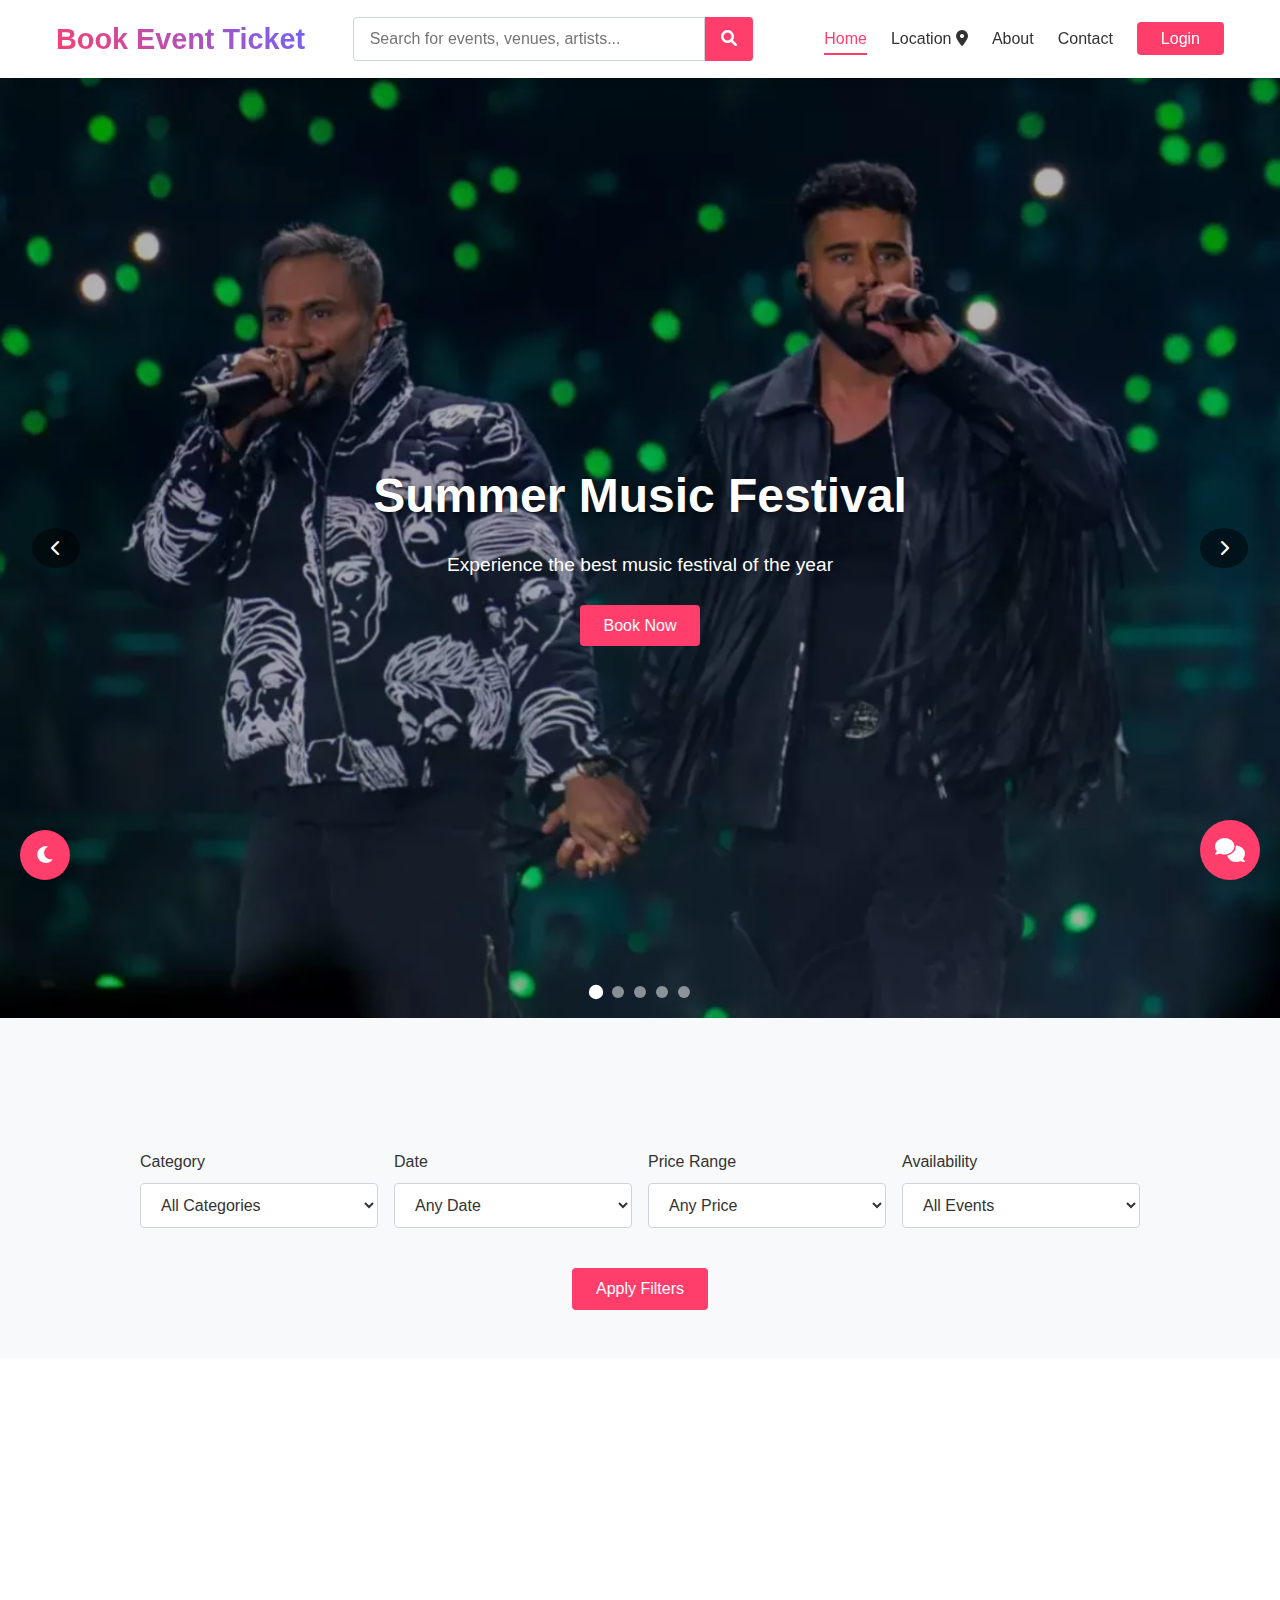
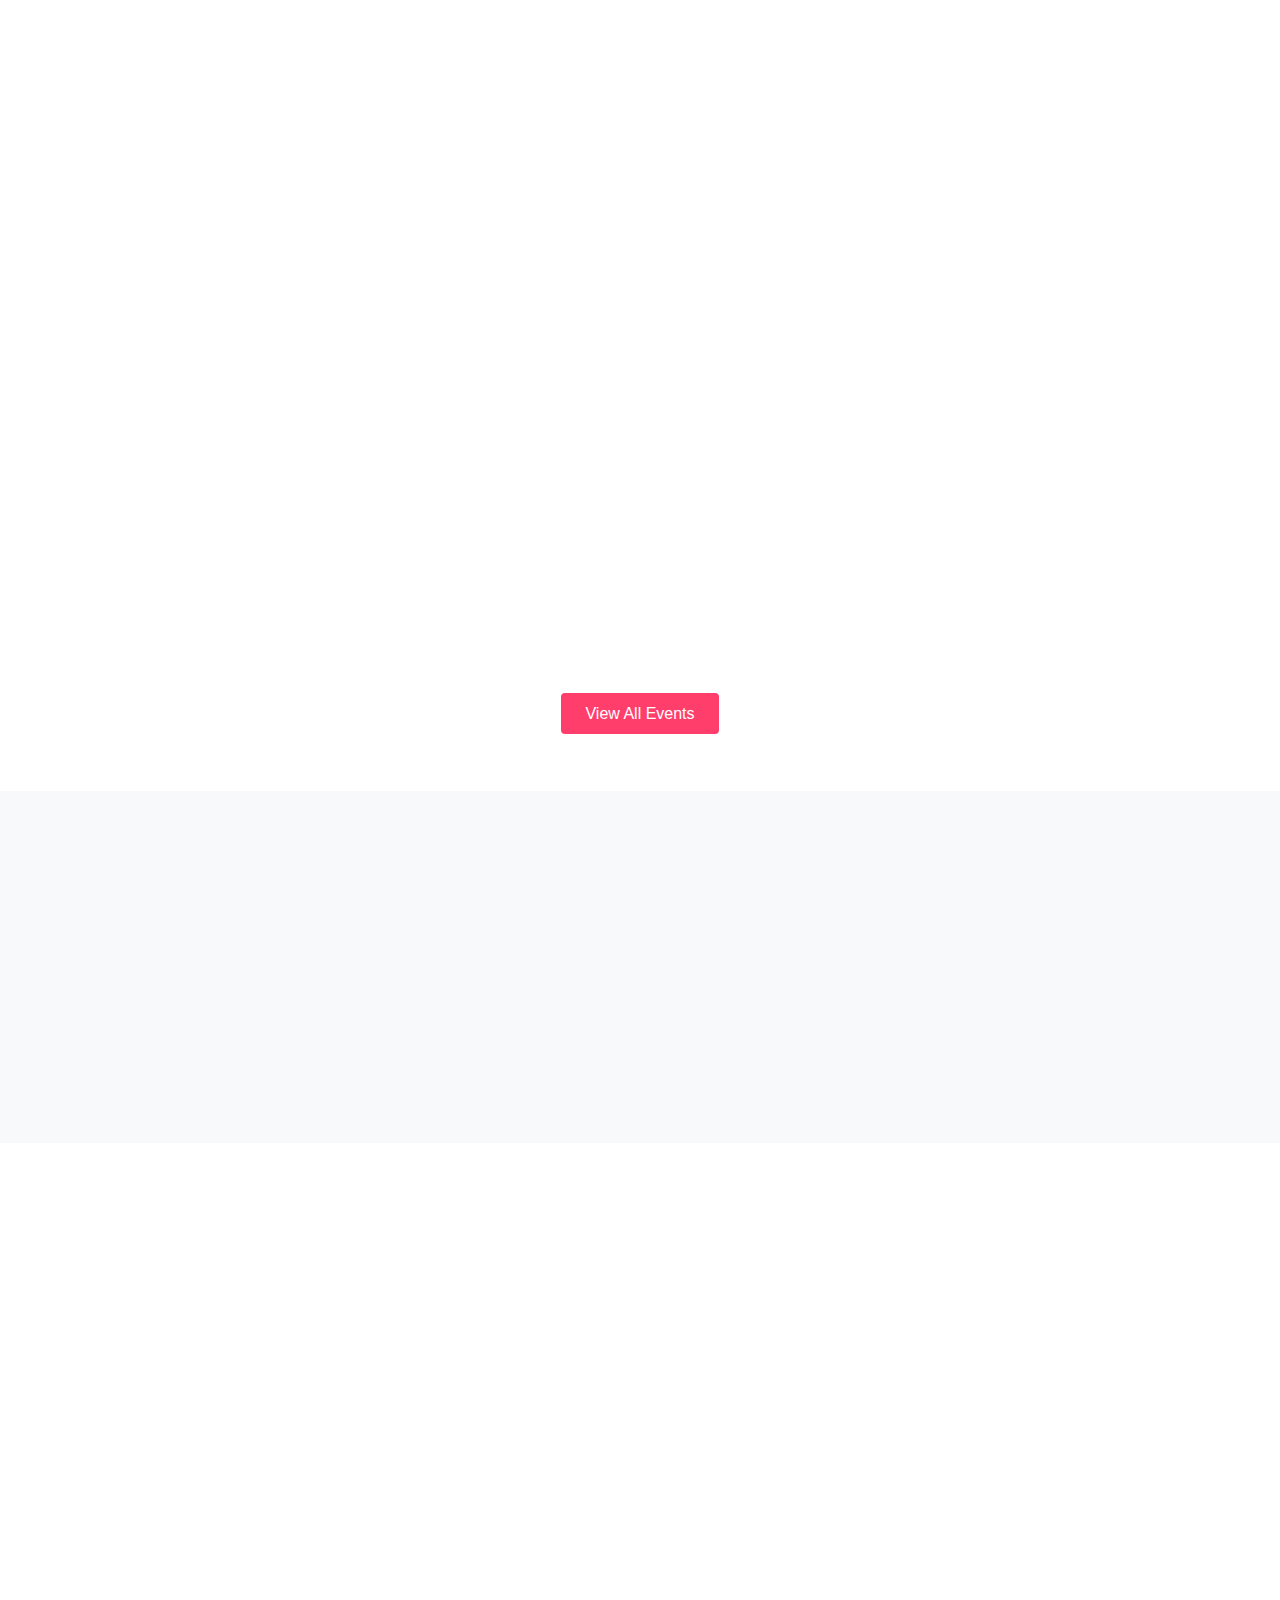
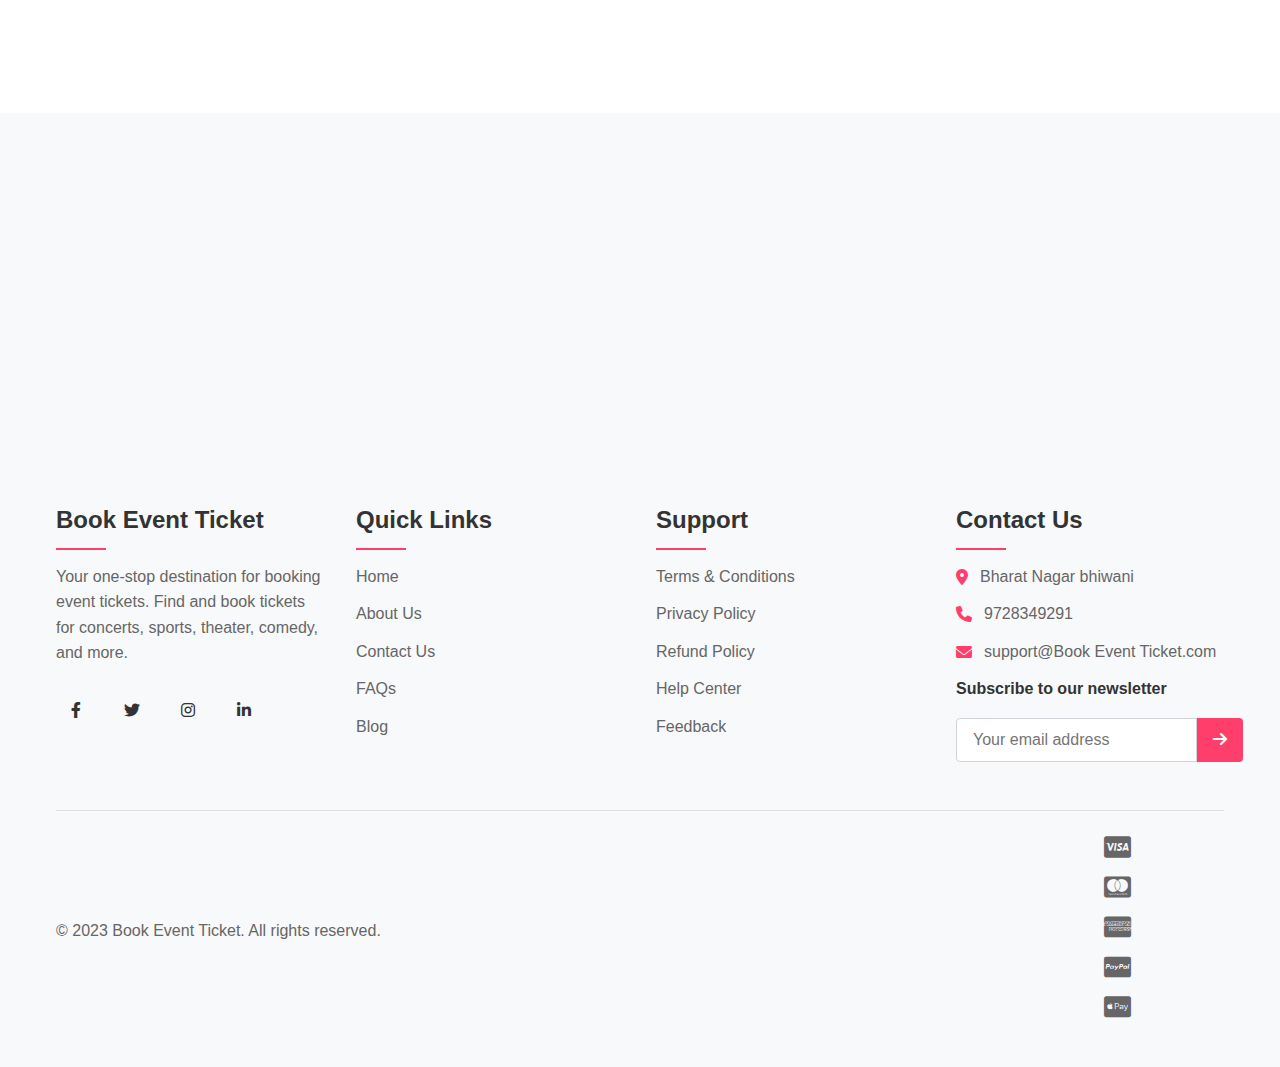
<file: index.html>
<!DOCTYPE html>
<html lang="en">
<head>
  <meta charset="UTF-8">
  <meta name="viewport" content="width=device-width, initial-scale=1.0">
  <title>Book Event Ticket - Book Event Tickets</title>
  <link rel="stylesheet" href="css/style.css">
  <link rel="stylesheet" href="https://cdnjs.cloudflare.com/ajax/libs/font-awesome/6.0.0-beta3/css/all.min.css">
</head>
<body>
  <!-- Location Selection Popup -->
  <div class="location-popup" id="locationPopup">
    <div class="location-popup-content">
      <h2>Select Your Location</h2>
      <div class="popular-cities">
        <h3>Popular Cities</h3>
        <div class="city-grid">
          <div class="city" onclick="selectLocation('New Delhi')">New Delhi</div>
          <div class="city" onclick="selectLocation('Gurugram')">Gurugram</div>
          <div class="city" onclick="selectLocation('Mumbai')">Mumbai</div>
          <div class="city" onclick="selectLocation('Chennai')">Chennai</div>
          <div class="city" onclick="selectLocation('Bangluru')">Bangluru</div>
          <div class="city" onclick="selectLocation('Hydrabad')">Hydrabad</div>
          <div class="city" onclick="selectLocation('Raipur')">Raipur</div>
          <div class="city" onclick="selectLocation('Ahmedabad')">Ahmedabad</div>
          <div class="city" onclick="selectLocation('Surat')">Surat</div>
          <div class="city" onclick="selectLocation('Kolkata')">Kolkata</div>
          <div class="city" onclick="selectLocation('Pune')">Pune</div>
          <div class="city" onclick="selectLocation('Jaipur')">Jaipur</div>
          <div class="city" onclick="selectLocation('Lucknow')">Lucknow</div>
          <div class="city" onclick="selectLocation('Kanpur')">Kanpur</div>
          <div class="city" onclick="selectLocation('Bhopal')">Bhopal</div>
          <div class="city" onclick="selectLocation('Agra')">Agra</div>
          <div class="city" onclick="selectLocation('ShriNagar')">ShriNagar</div>
          <div class="city" onclick="selectLocation('Chandigarh')">Chandigarh</div>
        </div>
      </div>
      <div class="search-location">
        <input type="text" placeholder="Search for your city" id="citySearch">
        <button onclick="searchLocation()">Search</button>
      </div>
    </div>
  </div>

  <!-- Header -->
  <header>
    <div class="header-container">
      <div class="logo">
        <a href="index.html">
          <h1>Book Event Ticket</h1>
        </a>
      </div>
      <div class="search-bar">
        <input type="text" placeholder="Search for events, venues, artists...">
        <button><i class="fas fa-search"></i></button>
      </div>
      <nav>
        <ul>
          <li><a href="index.html" class="active">Home</a></li>
          <li><a href="#" id="locationBtn">Location <i class="fas fa-map-marker-alt"></i></a></li>
          <li><a href="about.html">About</a></li>
          <li><a href="contact.html">Contact</a></li>
          <li><a href="login.html" class="btn-login">Login</a></li>
        </ul>
      </nav>
      <div class="mobile-menu-btn">
        <i class="fas fa-bars"></i>
      </div>
    </div>
  </header>

  <!-- Main Content -->
  <main>
    <!-- Hero Banner -->
    <section class="hero-banner">
      <div class="banner-slider">
        <div class="slide active">
          <img src="images/honey singh.avif" alt="Music Festival">
          <div class="slide-content">
            <h2>Summer Music Festival</h2>
            <p>Experience the best music festival of the year</p>
            <a href="event-details.html" class="btn-primary">Book Now</a>
          </div>
        </div>
        <div class="slide">
          <img src="images/comed show.jpeg" alt="Comedy Show">
          <div class="slide-content">
            <h2>Comedy Night Special</h2>
            <p>Laugh out loud with the best comedians in town</p>
            <a href="event-details.html" class="btn-primary">Book Now</a>
          </div>
        </div>
        <div class="slide">
          <img src="images/tech inovative summity.jpeg" alt="Tech Conference">
          <div class="slide-content">
            <h2>Tech Innovation Summit</h2>
            <p>Join industry leaders for the biggest tech event</p>
            <a href="event-details.html" class="btn-primary">Book Now</a>
          </div>
        </div>
        <div class="slide active">
          <img src="images/honey ap dhillon.webp" alt="Music Festival">
          <div class="slide-content">
            <h2>Summer Music Festival</h2>
            <p>Experience the best music festival of the year</p>
            <a href="event-details.html" class="btn-primary">Book Now</a>
          </div>
        </div>
        <div class="slide">
          <img src="images/bashsha.jpeg" alt="Tech Conference">
          <div class="slide-content">
            <h2>Tech Innovation Summit</h2>
            <p>Join industry leaders for the biggest tech event</p>
            <a href="event-details.html" class="btn-primary">Book Now</a>
          </div>
        </div>
        <div class="slider-controls">
          <button class="prev-btn"><i class="fas fa-chevron-left"></i></button>
          <button class="next-btn"><i class="fas fa-chevron-right"></i></button>
        </div>
        <div class="slider-dots">
          <span class="dot active" data-slide="0"></span>
          <span class="dot" data-slide="1"></span>
          <span class="dot" data-slide="2"></span>
          <span class="dot" data-slide="3"></span>
          <span class="dot" data-slide="4"></span>
          <!-- <span class="dot" data-slide="5"></span> -->
        </div>
      </div>
    </section>

    <!-- Event Filters -->
    <section class="event-filters">
      <div class="container">
        <h2>Find Your Perfect Event</h2>
        <div class="filter-container">
          <div class="filter-group">
            <label for="category">Category</label>
            <select id="category">
              <option value="all">All Categories</option>
              <option value="music">Music</option>
              <option value="comedy">Comedy</option>
              <option value="theater">Theater</option>
              <option value="sports">Sports</option>
              <option value="tech">Technology</option>
            </select>
          </div>
          <div class="filter-group">
            <label for="date">Date</label>
            <select id="date">
              <option value="all">Any Date</option>
              <option value="today">Today</option>
              <option value="tomorrow">Tomorrow</option>
              <option value="weekend">This Weekend</option>
              <option value="week">This Week</option>
              <option value="month">This Month</option>
            </select>
          </div>
          <div class="filter-group">
            <label for="price">Price Range</label>
            <select id="price">
              <option value="all">Any Price</option>
              <option value="free">Free</option>
              <option value="low">$0 - $25</option>
              <option value="medium">$25 - $50</option>
              <option value="high">$50+</option>
            </select>
          </div>
          <div class="filter-group">
            <label for="availability">Availability</label>
            <select id="availability">
              <option value="all">All Events</option>
              <option value="available">Available</option>
              <option value="selling-fast">Selling Fast</option>
            </select>
          </div>
          <button class="btn-filter">Apply Filters</button>
        </div>
      </div>
    </section>

    <!-- Featured Events -->
    <section class="featured-events">
      <div class="container">
        <h2>Featured Events</h2>
        <div class="event-grid">
          <div class="event-card">
            <div class="event-image">
              <img src="images/honey singh.avif" alt="Music Concert">
              <div class="event-date">
                <span class="day">15</span>
                <span class="month">JUN</span>
              </div>
            </div>
            <div class="event-info">
              <h3>Summer Music Festival</h3>
              <p class="event-venue"><i class="fas fa-map-marker-alt"></i>Jawaharlal Nehru Stadium</p>
              <p class="event-time"><i class="far fa-clock"></i> 7:00 PM</p>
              <div class="event-price">
                <span>From 499</span>
                <a href="event-details.html" class="btn-secondary">Book Now</a>
              </div>
            </div>
          </div>
          <div class="event-card">
            <div class="event-image">
              <img src="images/comed show.jpeg" alt="Comedy Show">
              <div class="event-date">
                <span class="day">22</span>
                <span class="month">JUN</span>
              </div>
            </div>
            <div class="event-info">
              <h3>Comedy Night Special</h3>
              <p class="event-venue"><i class="fas fa-map-marker-alt"></i>Jio Gardens</p>
              <p class="event-time"><i class="far fa-clock"></i> 8:30 PM</p>
              <div class="event-price">
                <span>From 350</span>
                <a href="event-details.html" class="btn-secondary">Book Now</a>
              </div>
            </div>
          </div>
          <div class="event-card">
            <div class="event-image">
              <img src="images/honey ap dhillon.webp" alt="Theater Show">
              <div class="event-date">
                <span class="day">29</span>
                <span class="month">JUN</span>
              </div>
            </div>
            <div class="event-info">
              <h3>Broadway Musical Night</h3>
              <p class="event-venue"><i class="fas fa-map-marker-alt"></i>NSCI Dome</p>
              <p class="event-time"><i class="far fa-clock"></i> 7:30 PM</p>
              <div class="event-price">
                <span>From 750</span>
                <a href="event-details.html" class="btn-secondary">Book Now</a>
              </div>
            </div>
          </div>
          <div class="event-card">
            <div class="event-image">
              <img src="images/tech inovative summity.jpeg" alt="Sports Event">
              <div class="event-date">
                <span class="day">05</span>
                <span class="month">JUL</span>
              </div>
            </div>
            <div class="event-info">
              <h3>Championship Basketball</h3>
              <p class="event-venue"><i class="fas fa-map-marker-alt"></i> Pragati Maidan</p>
              <p class="event-time"><i class="far fa-clock"></i> 6:00 PM</p>
              <div class="event-price">
                <span>From 200</span>
                <a href="event-details.html" class="btn-secondary">Book Now</a>
              </div>
            </div>
          </div>
        </div>
        <div class="view-more">
          <a href="#" class="btn-primary">View All Events</a>
        </div>
      </div>
    </section>

    <!-- Categories Section -->
    <section class="categories-section">
      <div class="container">
        <h2>Browse by Category</h2>
        <div class="categories-grid">
          <a href="#" class="category-card">
            <div class="category-icon">
              <i class="fas fa-music"></i>
            </div>
            <h3>Music</h3>
          </a>
          <a href="#" class="category-card">
            <div class="category-icon">
              <i class="fas fa-theater-masks"></i>
            </div>
            <h3>Theater</h3>
          </a>
          <a href="#" class="category-card">
            <div class="category-icon">
              <i class="fas fa-laugh"></i>
            </div>
            <h3>Comedy</h3>
          </a>
          <a href="#" class="category-card">
            <div class="category-icon">
              <i class="fas fa-futbol"></i>
            </div>
            <h3>Sports</h3>
          </a>
          <a href="#" class="category-card">
            <div class="category-icon">
              <i class="fas fa-microchip"></i>
            </div>
            <h3>Technology</h3>
          </a>
          <a href="#" class="category-card">
            <div class="category-icon">
              <i class="fas fa-utensils"></i>
            </div>
            <h3>Food & Drink</h3>
          </a>
        </div>
      </div>
    </section>

    <!-- Testimonials -->
    <section class="testimonials">
      <div class="container">
        <h2>What Our Customers Say</h2>
        <div class="testimonial-slider">
          <div class="testimonial-slide active">
            <div class="testimonial-content">
              <div class="testimonial-image">
                <img src="images/Firefly 20250220000244.jpg" alt="Customer">
              </div>
              <p>"Book Event Ticket made booking tickets so easy! The process was smooth and I got my tickets instantly. Will definitely use again!"</p>
              <div class="testimonial-author">
                <h4>Bharat</h4>
                <div class="rating">
                  <i class="fas fa-star"></i>
                  <i class="fas fa-star"></i>
                  <i class="fas fa-star"></i>
                  <i class="fas fa-star"></i>
                  <i class="fas fa-star"></i>
                </div>
              </div>
            </div>
          </div>
          <div class="testimonial-slide">
            <div class="testimonial-content">
              <div class="testimonial-image">
                <img src="images/Firefly 20250220000244.jpg" alt="Customer">
              </div>
              <p>"I love how easy it is to find events in my area. The filtering options are great and the checkout process is seamless."</p>
              <div class="testimonial-author">
                <h4>Aman</h4>
                <div class="rating">
                  <i class="fas fa-star"></i>
                  <i class="fas fa-star"></i>
                  <i class="fas fa-star"></i>
                  <i class="fas fa-star"></i>
                  <i class="fas fa-star-half-alt"></i>
                </div>
              </div>
            </div>
          </div>
          <div class="testimonial-slide">
            <div class="testimonial-content">
              <div class="testimonial-image">
                <img src="images/Firefly 20250220000244.jpg" alt="Customer">
              </div>
              <p>"The customer service is outstanding! I had an issue with my booking and they resolved it immediately. Highly recommend!"</p>
              <div class="testimonial-author">
                <h4>Bulla</h4>
                <div class="rating">
                  <i class="fas fa-star"></i>
                  <i class="fas fa-star"></i>
                  <i class="fas fa-star"></i>
                  <i class="fas fa-star"></i>
                  <i class="fas fa-star"></i>
                </div>
              </div>
            </div>
          </div>
          <div class="testimonial-controls">
            <button class="prev-btn"><i class="fas fa-chevron-left"></i></button>
            <button class="next-btn"><i class="fas fa-chevron-right"></i></button>
          </div>
          <div class="testimonial-dots">
            <span class="dot active" data-slide="0"></span>
            <span class="dot" data-slide="1"></span>
            <span class="dot" data-slide="2"></span>
          </div>
        </div>
      </div>
    </section>

    <!-- Featured Clients -->
    <section class="featured-clients">
      <div class="container">
        <h2>Our Featured Clients</h2>
        <div class="clients-grid">
          <div class="client">
            <img src="images/google client.png" alt="Client 1">
          </div>
          <div class="client">
            <img src="images/apple client.png" alt="Client 2" >
          </div>
          <div class="client">
            <img src="images/Meta client.png" alt="Client 3">
          </div>
          <div class="client">
            <img src="images/Zomato client.png" alt="Client 4">
          </div>
          <div class="client">
            <img src="images/Swiggy client.png" alt="Client 5">
          </div>
        </div>
      </div>
    </section>
  </main>

  <!-- Chatbot -->
  <div class="chatbot" id="chatbot">
    <div class="chatbot-toggle" id="chatbotToggle">
      <i class="fas fa-comments"></i>
    </div>
    <div class="chatbot-container" id="chatbotContainer">
      <div class="chatbot-header">
        <h3>Book Event Ticket Assistant</h3>
        <button id="closeChatbot"><i class="fas fa-times"></i></button>
      </div>
      <div class="chatbot-messages" id="chatbotMessages">
        <div class="message bot">
          <p>Hi there! How can I help you with your event booking today?</p>
        </div>
      </div>
      <div class="chatbot-input">
        <input type="text" id="chatbotInput" placeholder="Type your message...">
        <button id="sendMessage"><i class="fas fa-paper-plane"></i></button>
      </div>
    </div>
  </div>

  <!-- Footer -->
  <footer>
    <div class="footer-container">
      <div class="footer-top">
        <div class="footer-column">
          <h3>Book Event Ticket</h3>
          <p>Your one-stop destination for booking event tickets. Find and book tickets for concerts, sports, theater, comedy, and more.</p>
          <div class="social-links">
            <a href="#"><i class="fab fa-facebook-f"></i></a>
            <a href="#"><i class="fab fa-twitter"></i></a>
            <a href="#"><i class="fab fa-instagram"></i></a>
            <a href="#"><i class="fab fa-linkedin-in"></i></a>
          </div>
        </div>
        <div class="footer-column">
          <h3>Quick Links</h3>
          <ul>
            <li><a href="index.html">Home</a></li>
            <li><a href="about.html">About Us</a></li>
            <li><a href="contact.html">Contact Us</a></li>
            <li><a href="faq.html">FAQs</a></li>
            <li><a href="blog.html">Blog</a></li>
          </ul>
        </div>
        <div class="footer-column">
          <h3>Support</h3>
          <ul>
            <li><a href="terms.html">Terms & Conditions</a></li>
            <li><a href="privacy.html">Privacy Policy</a></li>
            <li><a href="refund.html">Refund Policy</a></li>
            <li><a href="help.html">Help Center</a></li>
            <li><a href="feedback.html">Feedback</a></li>
          </ul>
        </div>
        <div class="footer-column">
          <h3>Contact Us</h3>
          <ul class="contact-info">
            <li><i class="fas fa-map-marker-alt"></i>Bharat Nagar bhiwani</li>
            <li><i class="fas fa-phone"></i>9728349291</li>
            <li><i class="fas fa-envelope"></i>support@Book Event Ticket.com</li>
          </ul>
          <div class="newsletter">
            <h4>Subscribe to our newsletter</h4>
            <form>
              <input type="email" placeholder="Your email address">
              <button type="submit"><i class="fas fa-arrow-right"></i></button>
            </form>
          </div>
        </div>
      </div>
      <div class="footer-bottom">
        <p>&copy; 2023 Book Event Ticket. All rights reserved.</p>
        <div class="payment-methods">
          <i class="fab fa-cc-visa"></i>
          <i class="fab fa-cc-mastercard"></i>
          <i class="fab fa-cc-amex"></i>
          <i class="fab fa-cc-paypal"></i>
          <i class="fab fa-cc-apple-pay"></i>
        </div>
      </div>
    </div>
  </footer>

  <script src="js/script.js"></script>
</body>
</html>
</file>
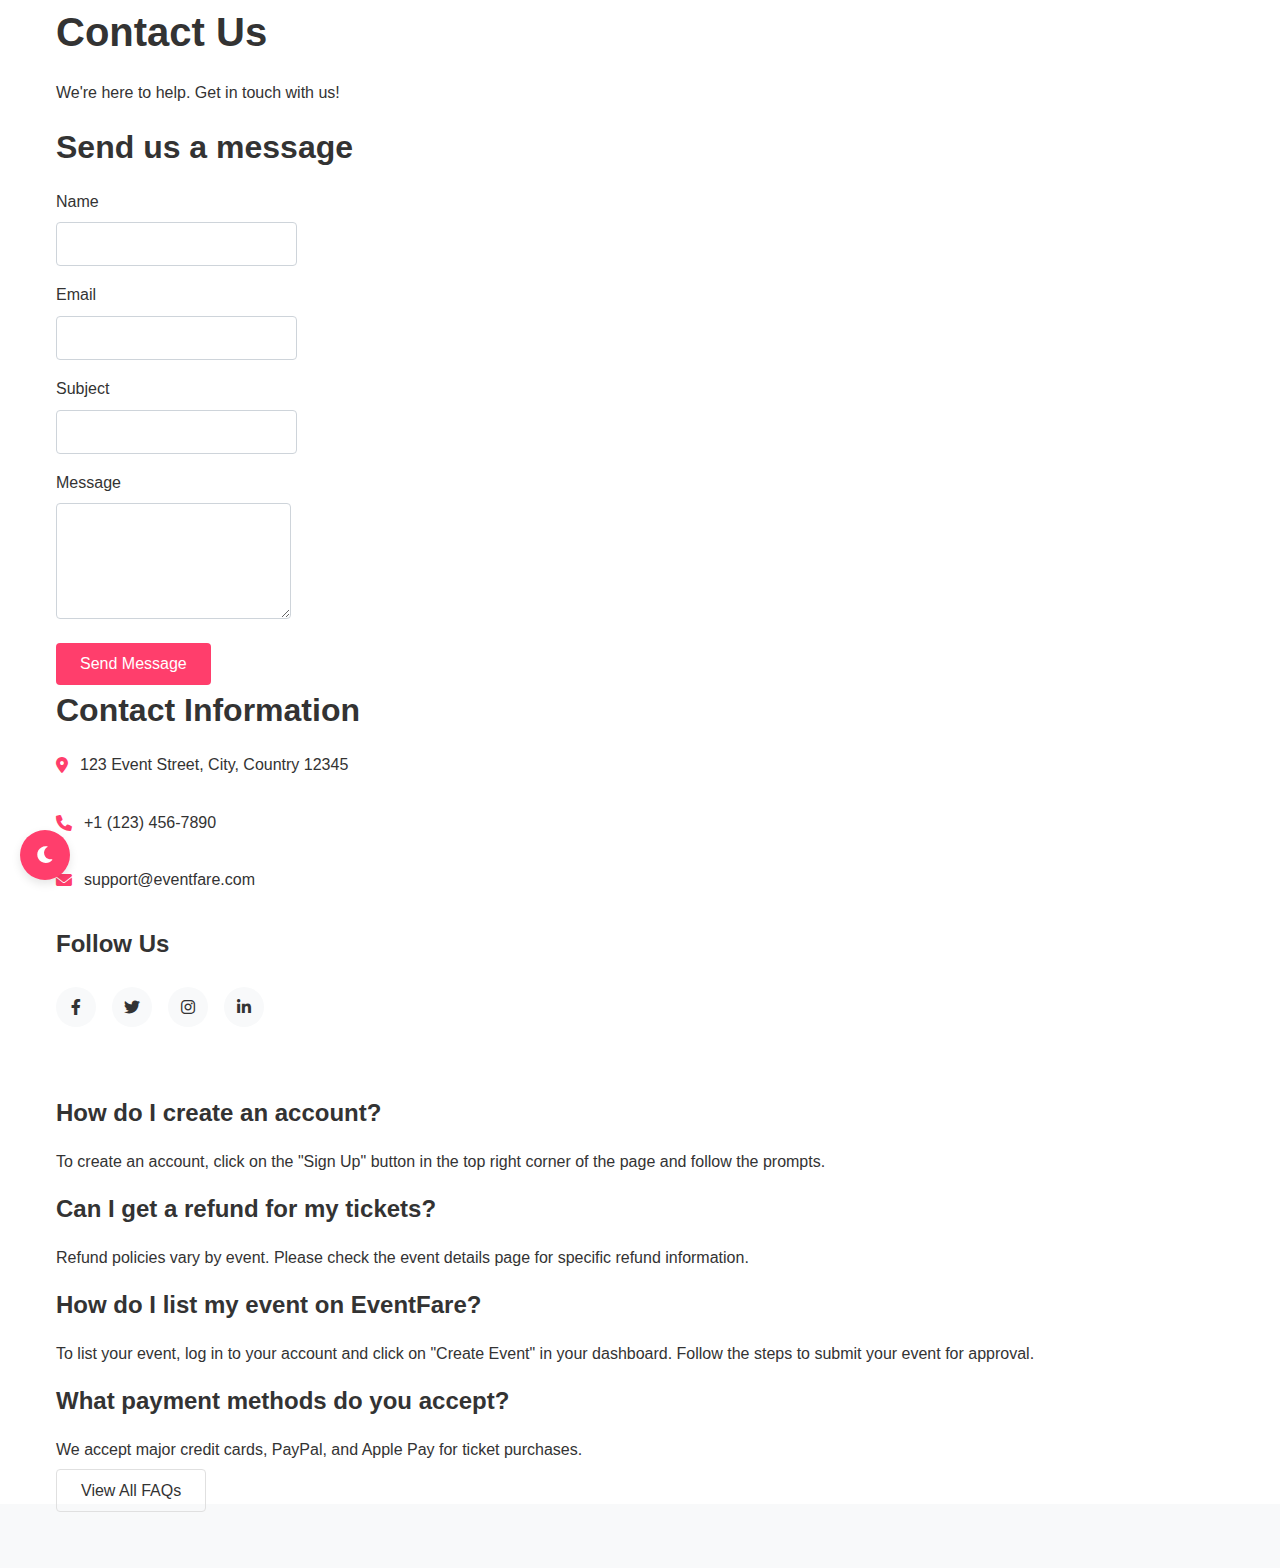
<file: contact.html>
<!DOCTYPE html>
<html lang="en">
<head>
    <meta charset="UTF-8">
    <meta name="viewport" content="width=device-width, initial-scale=1.0">
    <title>Contact Us - EventFare</title>
    <link rel="stylesheet" href="css/style.css">
    <link rel="stylesheet" href="https://cdnjs.cloudflare.com/ajax/libs/font-awesome/6.0.0-beta3/css/all.min.css">
</head>
<body>
    <header>
        <!-- Header content (same as index.html) -->
    </header>

    <main>
        <section class="contact-hero">
            <div class="container">
                <h1>Contact Us</h1>
                <p>We're here to help. Get in touch with us!</p>
            </div>
        </section>

        <section class="contact-content">
            <div class="container">
                <div class="contact-grid">
                    <div class="contact-form">
                        <h2>Send us a message</h2>
                        <form id="contactForm">
                            <div class="form-group">
                                <label for="name">Name</label>
                                <input type="text" id="name" name="name" required>
                            </div>
                            <div class="form-group">
                                <label for="email">Email</label>
                                <input type="email" id="email" name="email" required>
                            </div>
                            <div class="form-group">
                                <label for="subject">Subject</label>
                                <input type="text" id="subject" name="subject" required>
                            </div>
                            <div class="form-group">
                                <label for="message">Message</label>
                                <textarea id="message" name="message" rows="5" required></textarea>
                            </div>
                            <button type="submit" class="btn-primary">Send Message</button>
                        </form>
                    </div>
                    <div class="contact-info">
                        <h2>Contact Information</h2>
                        <ul>
                            <li>
                                <i class="fas fa-map-marker-alt"></i>
                                <p>123 Event Street, City, Country 12345</p>
                            </li>
                            <li>
                                <i class="fas fa-phone"></i>
                                <p>+1 (123) 456-7890</p>
                            </li>
                            <li>
                                <i class="fas fa-envelope"></i>
                                <p>support@eventfare.com</p>
                            </li>
                        </ul>
                        <h3>Follow Us</h3>
                        <div class="social-links">
                            <a href="#"><i class="fab fa-facebook-f"></i></a>
                            <a href="#"><i class="fab fa-twitter"></i></a>
                            <a href="#"><i class="fab fa-instagram"></i></a>
                            <a href="#"><i class="fab fa-linkedin-in"></i></a>
                        </div>
                    </div>
                </div>
            </div>
        </section>

        <section class="faq-section">
            <div class="container">
                <h2>Frequently Asked Questions</h2>
                <div class="faq-grid">
                    <div class="faq-item">
                        <h3>How do I create an account?</h3>
                        <p>To create an account, click on the "Sign Up" button in the top right corner of the page and follow the prompts.</p>
                    </div>
                    <div class="faq-item">
                        <h3>Can I get a refund for my tickets?</h3>
                        <p>Refund policies vary by event. Please check the event details page for specific refund information.</p>
                    </div>
                    <div class="faq-item">
                        <h3>How do I list my event on EventFare?</h3>
                        <p>To list your event, log in to your account and click on "Create Event" in your dashboard. Follow the steps to submit your event for approval.</p>
                    </div>
                    <div class="faq-item">
                        <h3>What payment methods do you accept?</h3>
                        <p>We accept major credit cards, PayPal, and Apple Pay for ticket purchases.</p>
                    </div>
                </div>
                <a href="#" class="btn-secondary">View All FAQs</a>
            </div>
        </section>
    </main>

    <footer>
        <!-- Footer content (same as index.html) -->
    </footer>

    <script src="js/script.js"></script>
</body>
</html>
</file>
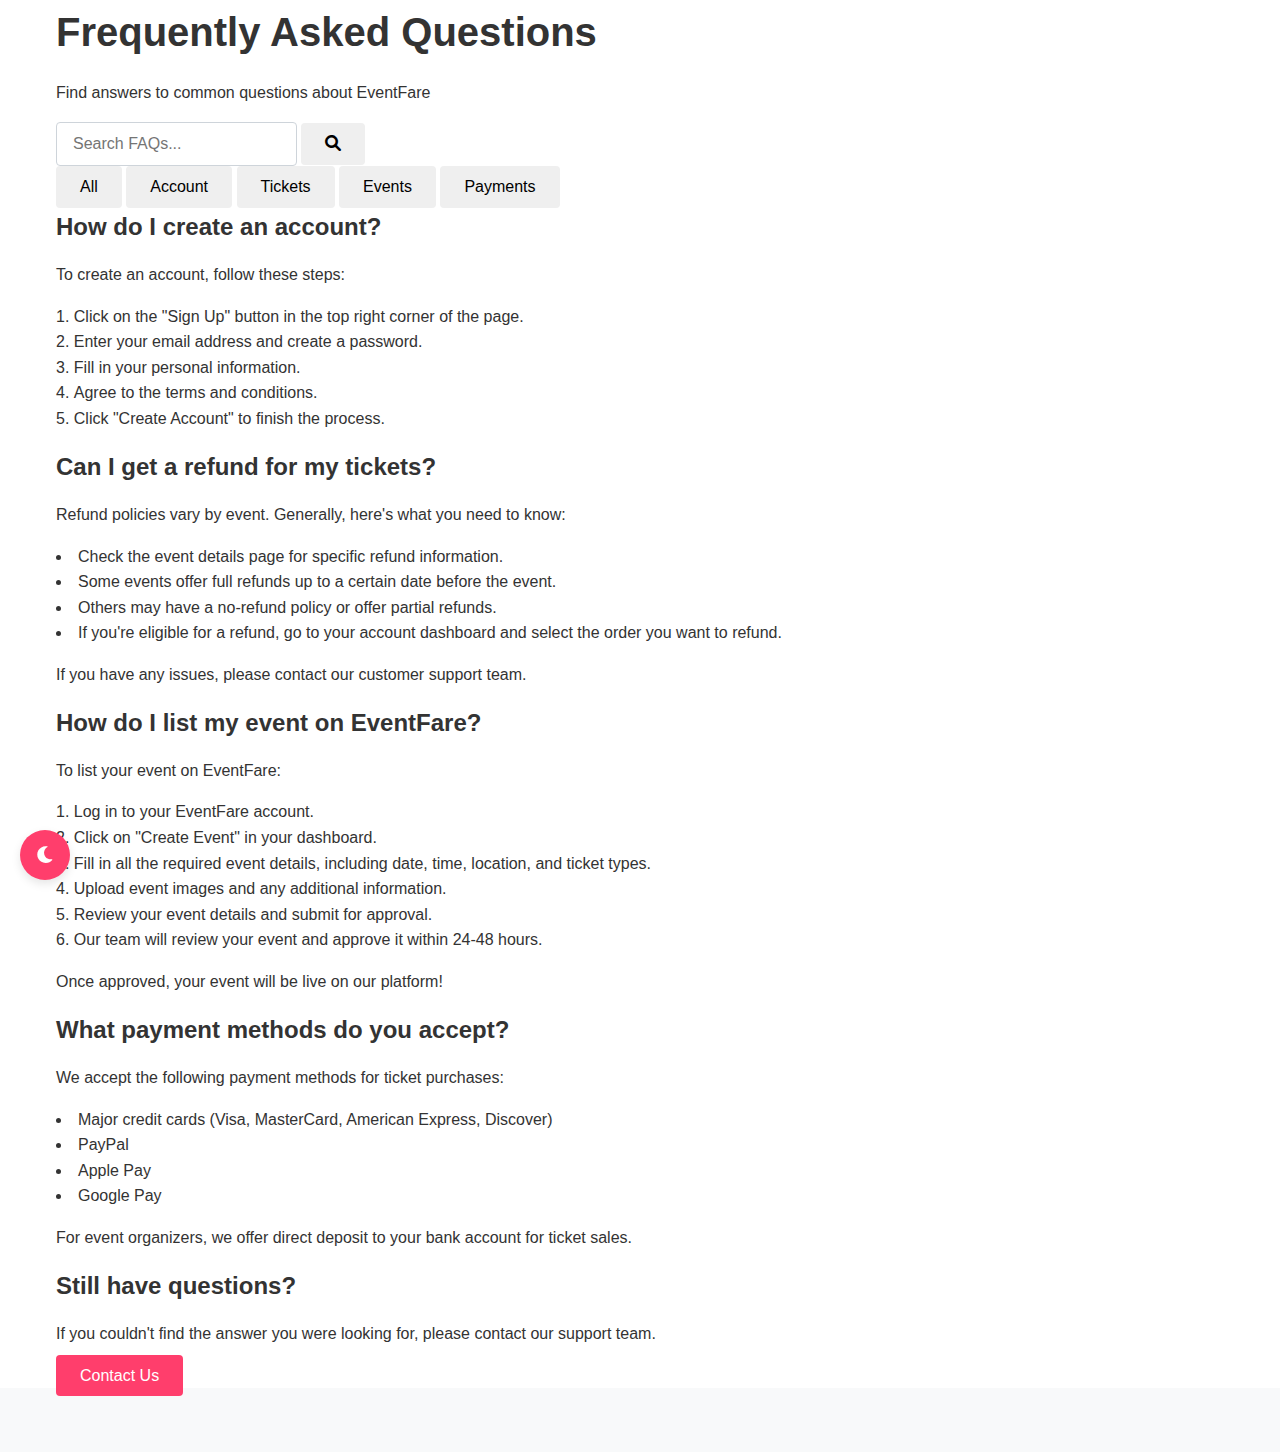
<file: faq.html>
<!DOCTYPE html>
<html lang="en">
<head>
    <meta charset="UTF-8">
    <meta name="viewport" content="width=device-width, initial-scale=1.0">
    <title>FAQ - EventFare</title>
    <link rel="stylesheet" href="css/style.css">
    <link rel="stylesheet" href="https://cdnjs.cloudflare.com/ajax/libs/font-awesome/6.0.0-beta3/css/all.min.css">
</head>
<body>
    <header>
        <!-- Header content (same as index.html) -->
    </header>

    <main>
        <section class="faq-hero">
            <div class="container">
                <h1>Frequently Asked Questions</h1>
                <p>Find answers to common questions about EventFare</p>
            </div>
        </section>

        <section class="faq-content">
            <div class="container">
                <div class="faq-search">
                    <input type="text" id="faqSearch" placeholder="Search FAQs...">
                    <button><i class="fas fa-search"></i></button>
                </div>

                <div class="faq-categories">
                    <button class="category-btn active" data-category="all">All</button>
                    <button class="category-btn" data-category="account">Account</button>
                    <button class="category-btn" data-category="tickets">Tickets</button>
                    <button class="category-btn" data-category="events">Events</button>
                    <button class="category-btn" data-category="payments">Payments</button>
                </div>

                <div class="faq-list">
                    <div class="faq-item" data-category="account">
                        <h3>How do I create an account?</h3>
                        <div class="faq-answer">
                            <p>To create an account, follow these steps:</p>
                            <ol>
                                <li>Click on the "Sign Up" button in the top right corner of the page.</li>
                                <li>Enter your email address and create a password.</li>
                                <li>Fill in your personal information.</li>
                                <li>Agree to the terms and conditions.</li>
                                <li>Click "Create Account" to finish the process.</li>
                            </ol>
                        </div>
                    </div>

                    <div class="faq-item" data-category="tickets">
                        <h3>Can I get a refund for my tickets?</h3>
                        <div class="faq-answer">
                            <p>Refund policies vary by event. Generally, here's what you need to know:</p>
                            <ul>
                                <li>Check the event details page for specific refund information.</li>
                                <li>Some events offer full refunds up to a certain date before the event.</li>
                                <li>Others may have a no-refund policy or offer partial refunds.</li>
                                <li>If you're eligible for a refund, go to your account dashboard and select the order you want to refund.</li>
                            </ul>
                            <p>If you have any issues, please contact our customer support team.</p>
                        </div>
                    </div>

                    <div class="faq-item" data-category="events">
                        <h3>How do I list my event on EventFare?</h3>
                        <div class="faq-answer">
                            <p>To list your event on EventFare:</p>
                            <ol>
                                <li>Log in to your EventFare account.</li>
                                <li>Click on "Create Event" in your dashboard.</li>
                                <li>Fill in all the required event details, including date, time, location, and ticket types.</li>
                                <li>Upload event images and any additional information.</li>
                                <li>Review your event details and submit for approval.</li>
                                <li>Our team will review your event and approve it within 24-48 hours.</li>
                            </ol>
                            <p>Once approved, your event will be live on our platform!</p>
                        </div>
                    </div>

                    <div class="faq-item" data-category="payments">
                        <h3>What payment methods do you accept?</h3>
                        <div class="faq-answer">
                            <p>We accept the following payment methods for ticket purchases:</p>
                            <ul>
                                <li>Major credit cards (Visa, MasterCard, American Express, Discover)</li>
                                <li>PayPal</li>
                                <li>Apple Pay</li>
                                <li>Google Pay</li>
                            </ul>
                            <p>For event organizers, we offer direct deposit to your bank account for ticket sales.</p>
                        </div>
                    </div>

                    <!-- Add more FAQ items here -->

                </div>

                <div class="faq-contact">
                    <h3>Still have questions?</h3>
                    <p>If you couldn't find the answer you were looking for, please contact our support team.</p>
                    <a href="contact.html" class="btn-primary">Contact Us</a>
                </div>
            </div>
        </section>
    </main>

    <footer>
        <!-- Footer content (same as index.html) -->
    </footer>

    <script src="js/script.js"></script>
</body>
</html>
</file>
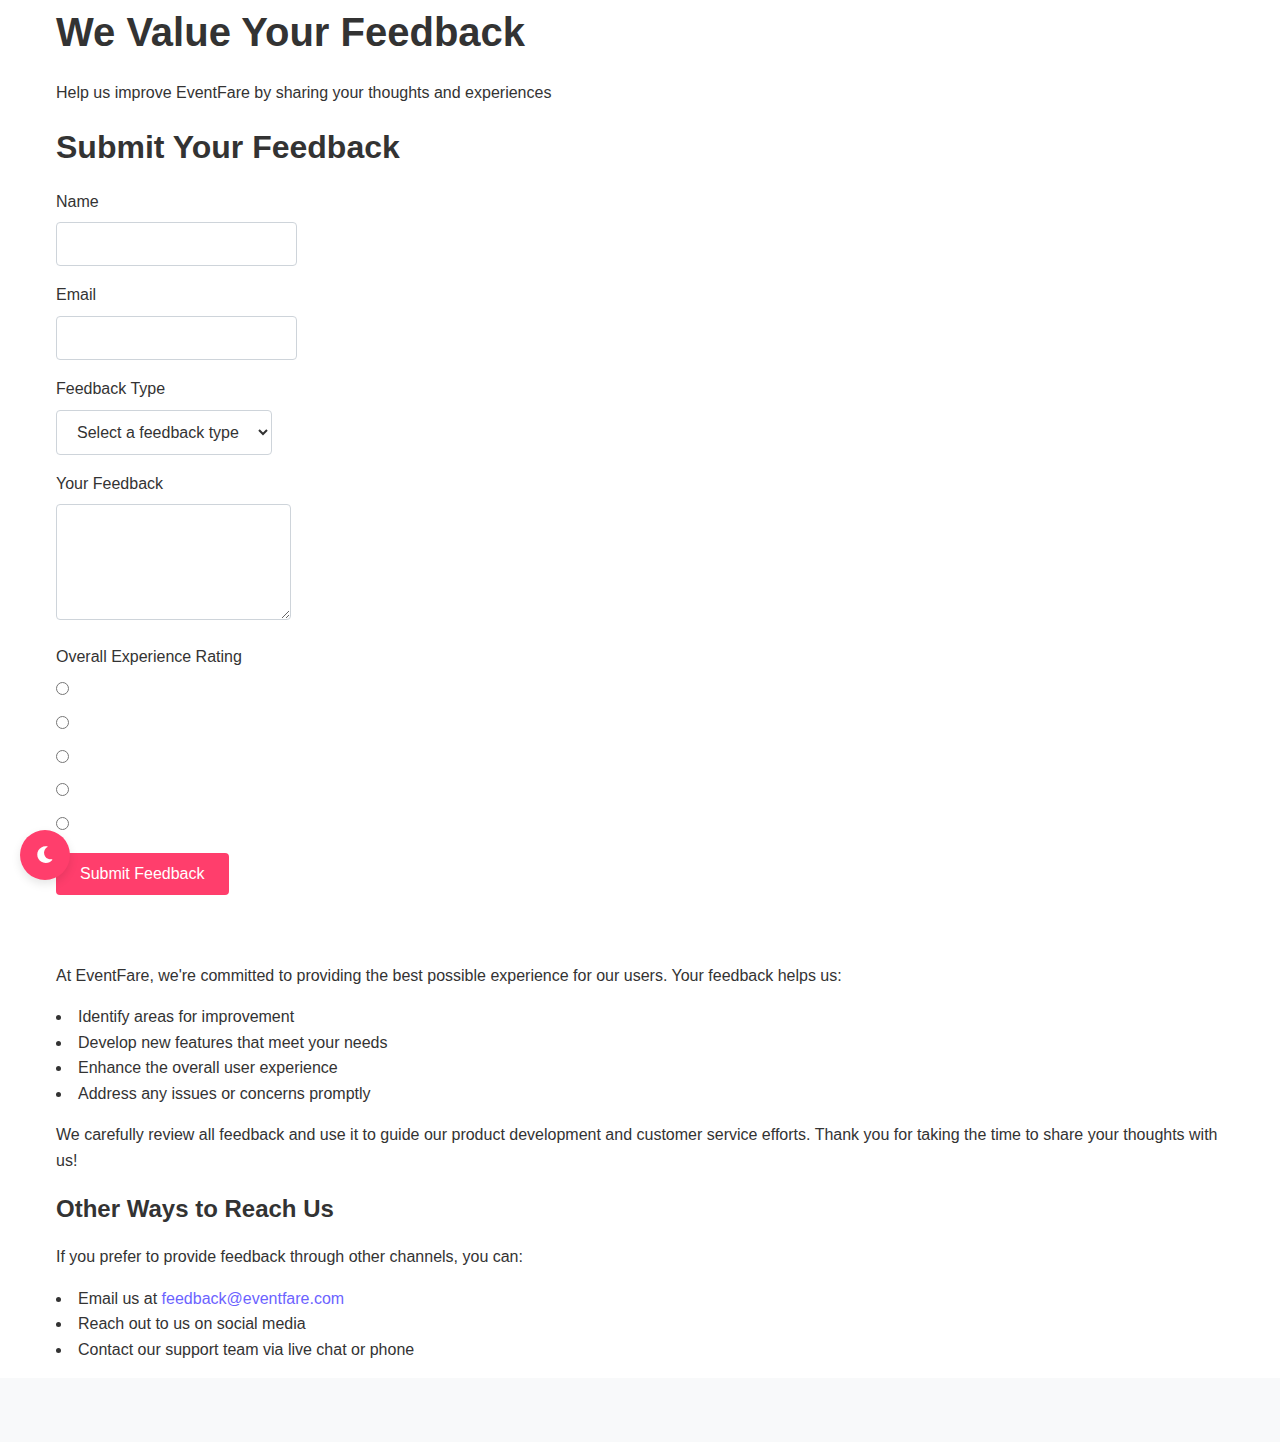
<file: feedback.html>
<!DOCTYPE html>
<html lang="en">
<head>
    <meta charset="UTF-8">
    <meta name="viewport" content="width=device-width, initial-scale=1.0">
    <title>Feedback - EventFare</title>
    <link rel="stylesheet" href="css/style.css">
    <link rel="stylesheet" href="https://cdnjs.cloudflare.com/ajax/libs/font-awesome/6.0.0-beta3/css/all.min.css">
</head>
<body>
    <header>
        <!-- Header content (same as index.html) -->
    </header>

    <main>
        <section class="feedback-hero">
            <div class="container">
                <h1>We Value Your Feedback</h1>
                <p>Help us improve EventFare by sharing your thoughts and experiences</p>
            </div>
        </section>

        <section class="feedback-content">
            <div class="container">
                <div class="feedback-grid">
                    <div class="feedback-form">
                        <h2>Submit Your Feedback</h2>
                        <form id="feedbackForm">
                            <div class="form-group">
                                <label for="name">Name</label>
                                <input type="text" id="name" name="name" required>
                            </div>
                            <div class="form-group">
                                <label for="email">Email</label>
                                <input type="email" id="email" name="email" required>
                            </div>
                            <div class="form-group">
                                <label for="feedbackType">Feedback Type</label>
                                <select id="feedbackType" name="feedbackType" required>
                                    <option value="">Select a feedback type</option>
                                    <option value="general">General Feedback</option>
                                    <option value="bug">Bug Report</option>
                                    <option value="feature">Feature Request</option>
                                    <option value="complaint">Complaint</option>
                                    <option value="praise">Praise</option>
                                </select>
                            </div>
                            <div class="form-group">
                                <label for="message">Your Feedback</label>
                                <textarea id="message" name="message" rows="5" required></textarea>
                            </div>
                            <div class="form-group">
                                <label for="rating">Overall Experience Rating</label>
                                <div class="rating-stars">
                                    <input type="radio" id="star5" name="rating" value="5" required><label for="star5"></label>
                                    <input type="radio" id="star4" name="rating" value="4" required><label for="star4"></label>
                                    <input type="radio" id="star3" name="rating" value="3" required><label for="star3"></label>
                                    <input type="radio" id="star2" name="rating" value="2" required><label for="star2"></label>
                                    <input type="radio" id="star1" name="rating" value="1" required><label for="star1"></label>
                                </div>
                            </div>
                            <button type="submit" class="btn-primary">Submit Feedback</button>
                        </form>
                    </div>
                    <div class="feedback-info">
                        <h2>Why Your Feedback Matters</h2>
                        <p>At EventFare, we're committed to providing the best possible experience for our users. Your feedback helps us:</p>
                        <ul>
                            <li>Identify areas for improvement</li>
                            <li>Develop new features that meet your needs</li>
                            <li>Enhance the overall user experience</li>
                            <li>Address any issues or concerns promptly</li>
                        </ul>
                        <p>We carefully review all feedback and use it to guide our product development and customer service efforts. Thank you for taking the time to share your thoughts with us!</p>
                        <h3>Other Ways to Reach Us</h3>
                        <p>If you prefer to provide feedback through other channels, you can:</p>
                        <ul>
                            <li>Email us at <a href="mailto:feedback@eventfare.com">feedback@eventfare.com</a></li>
                            <li>Reach out to us on social media</li>
                            <li>Contact our support team via live chat or phone</li>
                        </ul>
                    </div>
                </div>
            </div>
        </section>
    </main>

    <footer>
        <!-- Footer content (same as index.html) -->
    </footer>

    <script src="js/script.js"></script>
</body>
</html>
</file>
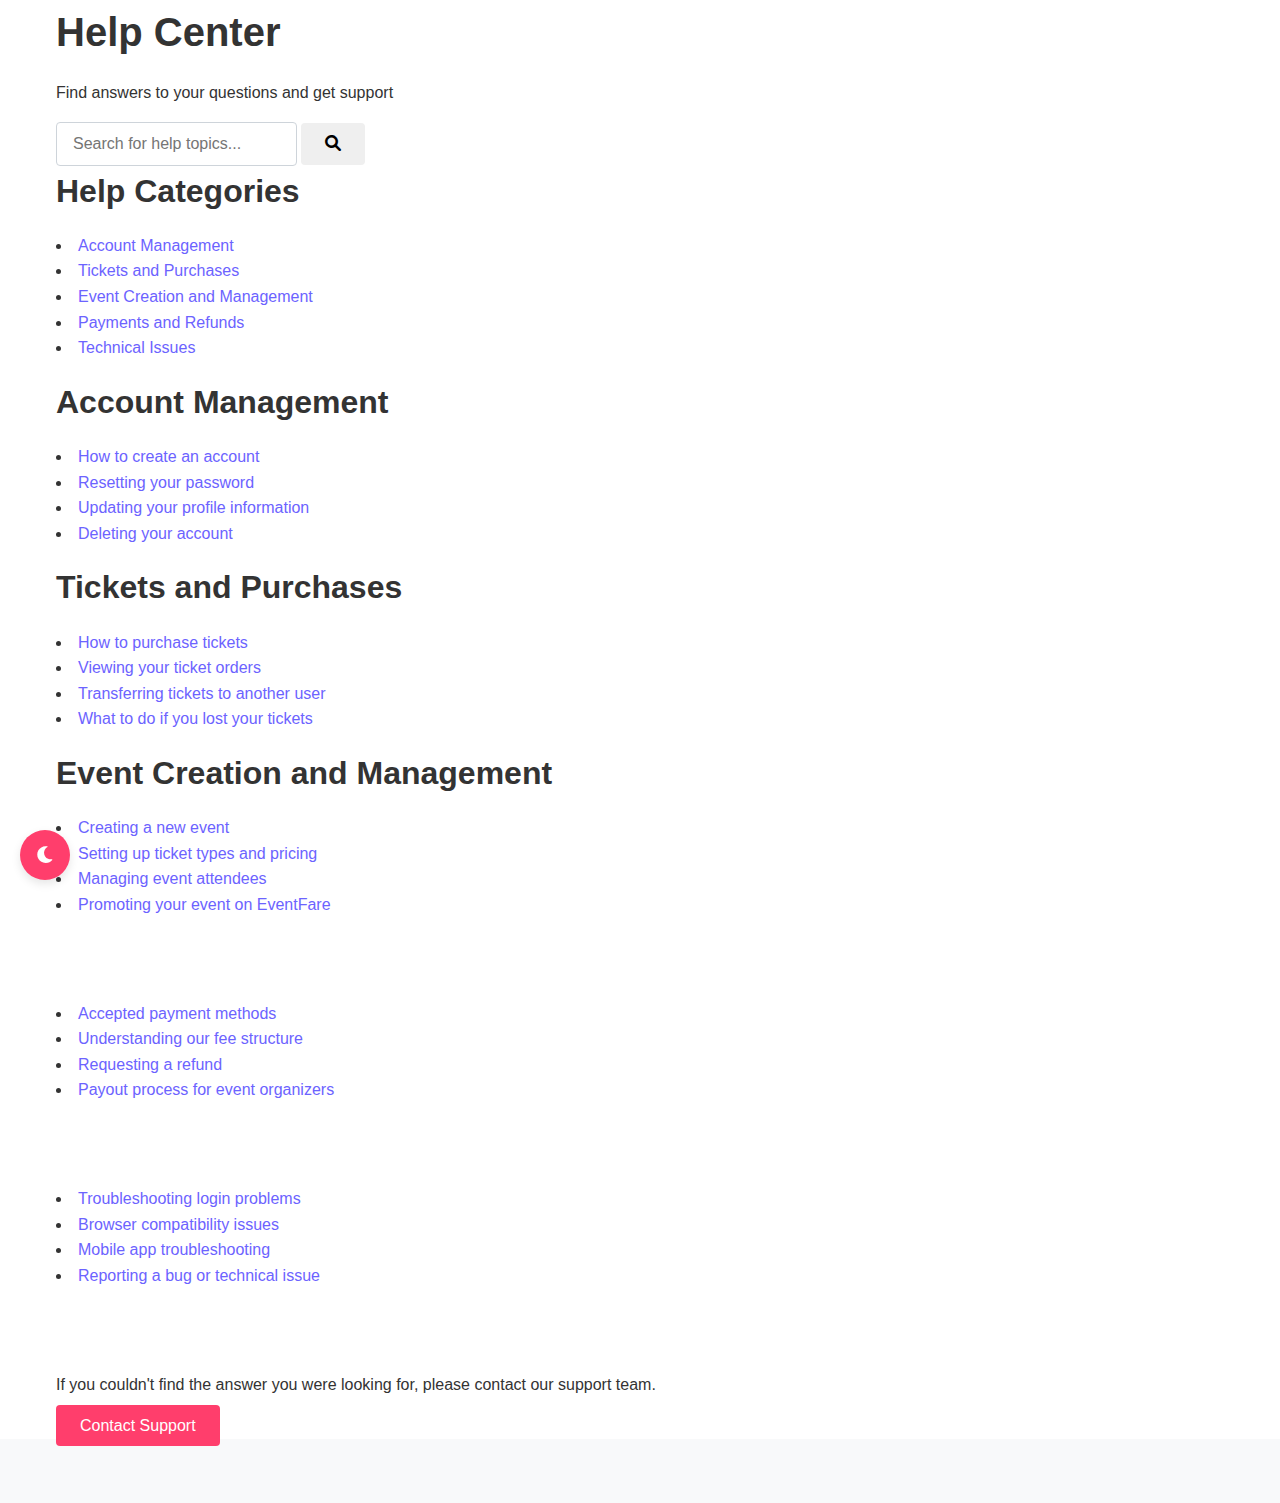
<file: help.html>
<!DOCTYPE html>
<html lang="en">
<head>
    <meta charset="UTF-8">
    <meta name="viewport" content="width=device-width, initial-scale=1.0">
    <title>Help Center - EventFare</title>
    <link rel="stylesheet" href="css/style.css">
    <link rel="stylesheet" href="https://cdnjs.cloudflare.com/ajax/libs/font-awesome/6.0.0-beta3/css/all.min.css">
</head>
<body>
    <header>
        <!-- Header content (same as index.html) -->
    </header>

    <main>
        <section class="help-hero">
            <div class="container">
                <h1>Help Center</h1>
                <p>Find answers to your questions and get support</p>
                <div class="help-search">
                    <input type="text" placeholder="Search for help topics...">
                    <button type="submit"><i class="fas fa-search"></i></button>
                </div>
            </div>
        </section>

        <section class="help-content">
            <div class="container">
                <div class="help-grid">
                    <div class="help-categories">
                        <h2>Help Categories</h2>
                        <ul>
                            <li><a href="#account">Account Management</a></li>
                            <li><a href="#tickets">Tickets and Purchases</a></li>
                            <li><a href="#events">Event Creation and Management</a></li>
                            <li><a href="#payments">Payments and Refunds</a></li>
                            <li><a href="#technical">Technical Issues</a></li>
                        </ul>
                    </div>
                    <div class="help-articles">
                        <section id="account">
                            <h2>Account Management</h2>
                            <ul>
                                <li><a href="#">How to create an account</a></li>
                                <li><a href="#">Resetting your password</a></li>
                                <li><a href="#">Updating your profile information</a></li>
                                <li><a href="#">Deleting your account</a></li>
                            </ul>
                        </section>
                        <section id="tickets">
                            <h2>Tickets and Purchases</h2>
                            <ul>
                                <li><a href="#">How to purchase tickets</a></li>
                                <li><a href="#">Viewing your ticket orders</a></li>
                                <li><a href="#">Transferring tickets to another user</a></li>
                                <li><a href="#">What to do if you lost your tickets</a></li>
                            </ul>
                        </section>
                        <section id="events">
                            <h2>Event Creation and Management</h2>
                            <ul>
                                <li><a href="#">Creating a new event</a></li>
                                <li><a href="#">Setting up ticket types and pricing</a></li>
                                <li><a href="#">Managing event attendees</a></li>
                                <li><a href="#">Promoting your event on EventFare</a></li>
                            </ul>
                        </section>
                        <section id="payments">
                            <h2>Payments and Refunds</h2>
                            <ul>
                                <li><a href="#">Accepted payment methods</a></li>
                                <li><a href="#">Understanding our fee structure</a></li>
                                <li><a href="#">Requesting a refund</a></li>
                                <li><a href="#">Payout process for event organizers</a></li>
                            </ul>
                        </section>
                        <section id="technical">
                            <h2>Technical Issues</h2>
                            <ul>
                                <li><a href="#">Troubleshooting login problems</a></li>
                                <li><a href="#">Browser compatibility issues</a></li>
                                <li><a href="#">Mobile app troubleshooting</a></li>
                                <li><a href="#">Reporting a bug or technical issue</a></li>
                            </ul>
                        </section>
                    </div>
                </div>
                <div class="help-contact">
                    <h2>Still need help?</h2>
                    <p>If you couldn't find the answer you were looking for, please contact our support team.</p>
                    <a href="contact.html" class="btn-primary">Contact Support</a>
                </div>
            </div>
        </section>
    </main>

    <footer>
        <!-- Footer content (same as index.html) -->
    </footer>

    <script src="js/script.js"></script>
</body>
</html>
</file>
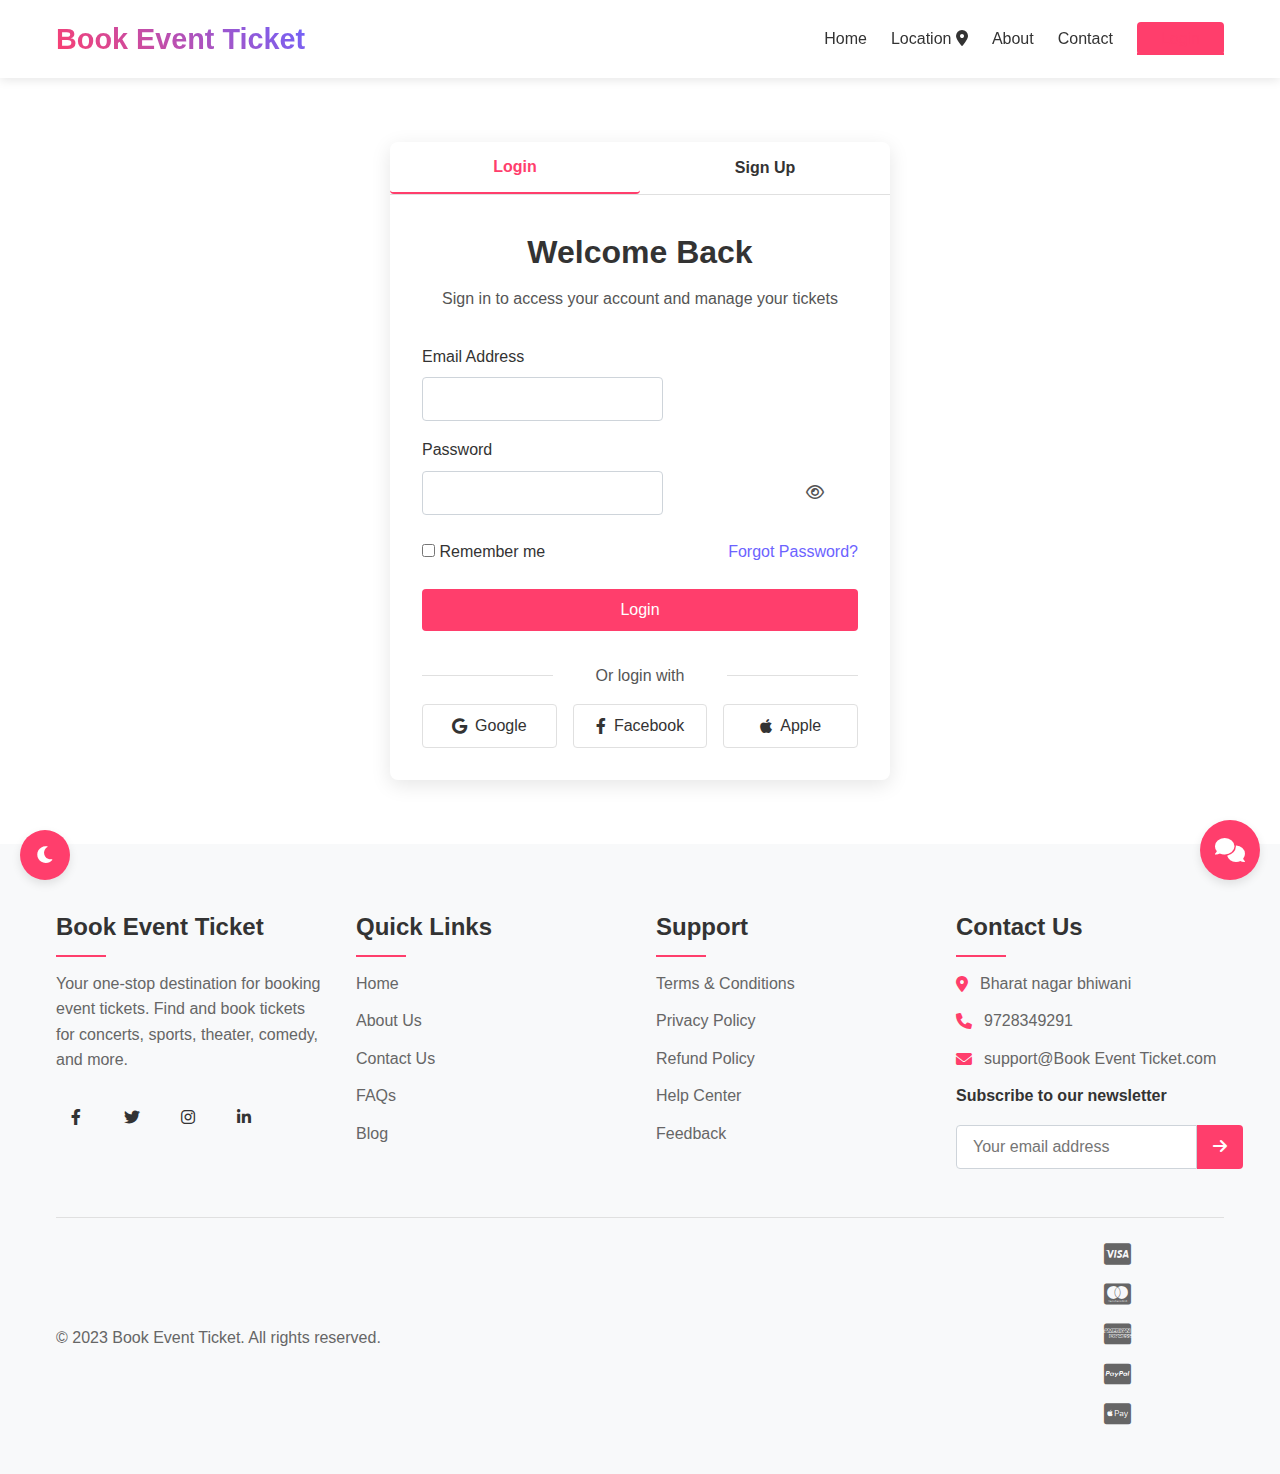
<file: login.html>
<!DOCTYPE html>
<html lang="en">
  <head>
    <meta charset="UTF-8" />
    <meta name="viewport" content="width=device-width, initial-scale=1.0" />
    <title>Login - Book Event Ticket</title>
    <link rel="stylesheet" href="css/style.css" />
    <link
      rel="stylesheet"
      href="https://cdnjs.cloudflare.com/ajax/libs/font-awesome/6.0.0-beta3/css/all.min.css"
    />
  </head>
  <body>
    <!-- Header -->
    <header>
      <div class="header-container">
        <div class="logo">
          <a href="index.html">
            <h1>Book Event Ticket</h1>
          </a>
        </div>
        <nav>
          <ul>
            <li><a href="index.html">Home</a></li>
            <li>
              <a href="#" id="locationBtn"
                >Location <i class="fas fa-map-marker-alt"></i
              ></a>
            </li>
            <li><a href="about.html">About</a></li>
            <li><a href="contact.html">Contact</a></li>
            <li><a href="login.html" class="btn-login active">Login</a></li>
          </ul>
        </nav>
        <div class="mobile-menu-btn">
          <i class="fas fa-bars"></i>
        </div>
      </div>
    </header>

    <!-- Main Content -->
    <main>
      <section class="auth-section">
        <div class="container">
          <div class="auth-container">
            <div class="auth-tabs">
              <button class="auth-tab active" data-tab="login">Login</button>
              <button class="auth-tab" data-tab="signup">Sign Up</button>
            </div>

            <div class="auth-content">
              <!-- Login Form -->
              <div class="auth-form active" id="login-form">
                <h2>Welcome Back</h2>
                <p>Sign in to access your account and manage your tickets</p>

                <form>
                  <div class="form-group">
                    <label for="login-email">Email Address</label>
                    <input type="email" id="login-email" required />
                  </div>
                  <div class="form-group">
                    <label for="login-password">Password</label>
                    <div class="password-input">
                      <input type="password" id="login-password" required />
                      <button type="button" class="toggle-password">
                        <i class="far fa-eye"></i>
                      </button>
                    </div>
                  </div>
                  <div class="form-options">
                    <label for="remember-me">
                      <input type="checkbox" id="remember-me" />
                      Remember me
                    </label>
                    <a href="forgot-password.html" class="forgot-password"
                      >Forgot Password?</a
                    >
                  </div>
                  <button type="submit" class="btn-primary btn-full">
                    Login
                  </button>
                </form>

                <div class="social-login">
                  <p>Or login with</p>
                  <div class="social-buttons">
                    <button class="btn-social btn-google">
                      <i class="fab fa-google"></i> Google
                    </button>
                    <button class="btn-social btn-facebook">
                      <i class="fab fa-facebook-f"></i> Facebook
                    </button>
                    <button class="btn-social btn-apple">
                      <i class="fab fa-apple"></i> Apple
                    </button>
                  </div>
                </div>
              </div>

              <!-- Signup Form -->
              <div class="auth-form" id="signup-form">
                <h2>Create an Account</h2>
                <p>
                  Join Book Event Ticket to book tickets and track your events
                </p>

                <form>
                  <div class="form-row">
                    <div class="form-group">
                      <label for="signup-first-name">First Name</label>
                      <input type="text" id="signup-first-name" required />
                    </div>
                    <div class="form-group">
                      <label for="signup-last-name">Last Name</label>
                      <input type="text" id="signup-last-name" required />
                    </div>
                  </div>
                  <div class="form-group">
                    <label for="signup-email">Email Address</label>
                    <input type="email" id="signup-email" required />
                  </div>
                  <div class="form-group">
                    <label for="signup-phone">Phone Number</label>
                    <input type="tel" id="signup-phone" required />
                  </div>
                  <div class="form-group">
                    <label for="signup-password">Password</label>
                    <div class="password-input">
                      <input type="password" id="signup-password" required />
                      <button type="button" class="toggle-password">
                        <i class="far fa-eye"></i>
                      </button>
                    </div>
                    <div class="password-strength">
                      <div class="strength-meter">
                        <div class="strength-segment"></div>
                        <div class="strength-segment"></div>
                        <div class="strength-segment"></div>
                        <div class="strength-segment"></div>
                      </div>
                      <span class="strength-text">Password strength</span>
                    </div>
                  </div>
                  <div class="form-group">
                    <label for="signup-confirm-password"
                      >Confirm Password</label
                    >
                    <div class="password-input">
                      <input
                        type="password"
                        id="signup-confirm-password"
                        required
                      />
                      <button type="button" class="toggle-password">
                        <i class="far fa-eye"></i>
                      </button>
                    </div>
                  </div>
                  <div class="form-options">
                    <label for="terms-agree">
                      <input type="checkbox" id="terms-agree" required />
                      I agree to the
                      <a href="terms.html">Terms of Service</a> and
                      <a href="privacy.html">Privacy Policy</a>
                    </label>
                  </div>
                  <button type="submit" class="btn-primary btn-full">
                    Create Account
                  </button>
                </form>

                <div class="social-login">
                  <p>Or sign up with</p>
                  <div class="social-buttons">
                    <button class="btn-social btn-google">
                      <i class="fab fa-google"></i> Google
                    </button>
                    <button class="btn-social btn-facebook">
                      <i class="fab fa-facebook-f"></i> Facebook
                    </button>
                    <button class="btn-social btn-apple">
                      <i class="fab fa-apple"></i> Apple
                    </button>
                  </div>
                </div>
              </div>
            </div>
          </div>
        </div>
      </section>
    </main>

    <!-- Chatbot -->
    <div class="chatbot" id="chatbot">
      <div class="chatbot-toggle" id="chatbotToggle">
        <i class="fas fa-comments"></i>
      </div>
      <div class="chatbot-container" id="chatbotContainer">
        <div class="chatbot-header">
          <h3>Book Event Ticket Assistant</h3>
          <button id="closeChatbot"><i class="fas fa-times"></i></button>
        </div>
        <div class="chatbot-messages" id="chatbotMessages">
          <div class="message bot">
            <p>Hi there! How can I help you with your event booking today?</p>
          </div>
        </div>
        <div class="chatbot-input">
          <input
            type="text"
            id="chatbotInput"
            placeholder="Type your message..."
          />
          <button id="sendMessage"><i class="fas fa-paper-plane"></i></button>
        </div>
      </div>
    </div>

    <!-- Footer -->
    <footer>
      <div class="footer-container">
        <div class="footer-top">
          <div class="footer-column">
            <h3>Book Event Ticket</h3>
            <p>
              Your one-stop destination for booking event tickets. Find and book
              tickets for concerts, sports, theater, comedy, and more.
            </p>
            <div class="social-links">
              <a href="#"><i class="fab fa-facebook-f"></i></a>
              <a href="#"><i class="fab fa-twitter"></i></a>
              <a href="#"><i class="fab fa-instagram"></i></a>
              <a href="#"><i class="fab fa-linkedin-in"></i></a>
            </div>
          </div>
          <div class="footer-column">
            <h3>Quick Links</h3>
            <ul>
              <li><a href="index.html">Home</a></li>
              <li><a href="about.html">About Us</a></li>
              <li><a href="contact.html">Contact Us</a></li>
              <li><a href="faq.html">FAQs</a></li>
              <li><a href="blog.html">Blog</a></li>
            </ul>
          </div>
          <div class="footer-column">
            <h3>Support</h3>
            <ul>
              <li><a href="terms.html">Terms & Conditions</a></li>
              <li><a href="privacy.html">Privacy Policy</a></li>
              <li><a href="refund.html">Refund Policy</a></li>
              <li><a href="help.html">Help Center</a></li>
              <li><a href="feedback.html">Feedback</a></li>
            </ul>
          </div>
          <div class="footer-column">
            <h3>Contact Us</h3>
            <ul class="contact-info">
              <li><i class="fas fa-map-marker-alt"></i>Bharat nagar bhiwani</li>
              <li><i class="fas fa-phone"></i>9728349291</li>
              <li>
                <i class="fas fa-envelope"></i>support@Book Event Ticket.com
              </li>
            </ul>
            <div class="newsletter">
              <h4>Subscribe to our newsletter</h4>
              <form>
                <input type="email" placeholder="Your email address" />
                <button type="submit">
                  <i class="fas fa-arrow-right"></i>
                </button>
              </form>
            </div>
          </div>
        </div>
        <div class="footer-bottom">
          <p>&copy; 2023 Book Event Ticket. All rights reserved.</p>
          <div class="payment-methods">
            <i class="fab fa-cc-visa"></i>
            <i class="fab fa-cc-mastercard"></i>
            <i class="fab fa-cc-amex"></i>
            <i class="fab fa-cc-paypal"></i>
            <i class="fab fa-cc-apple-pay"></i>
          </div>
        </div>
      </div>
    </footer>

    <script src="js/script.js"></script>
  </body>
</html>
</file>
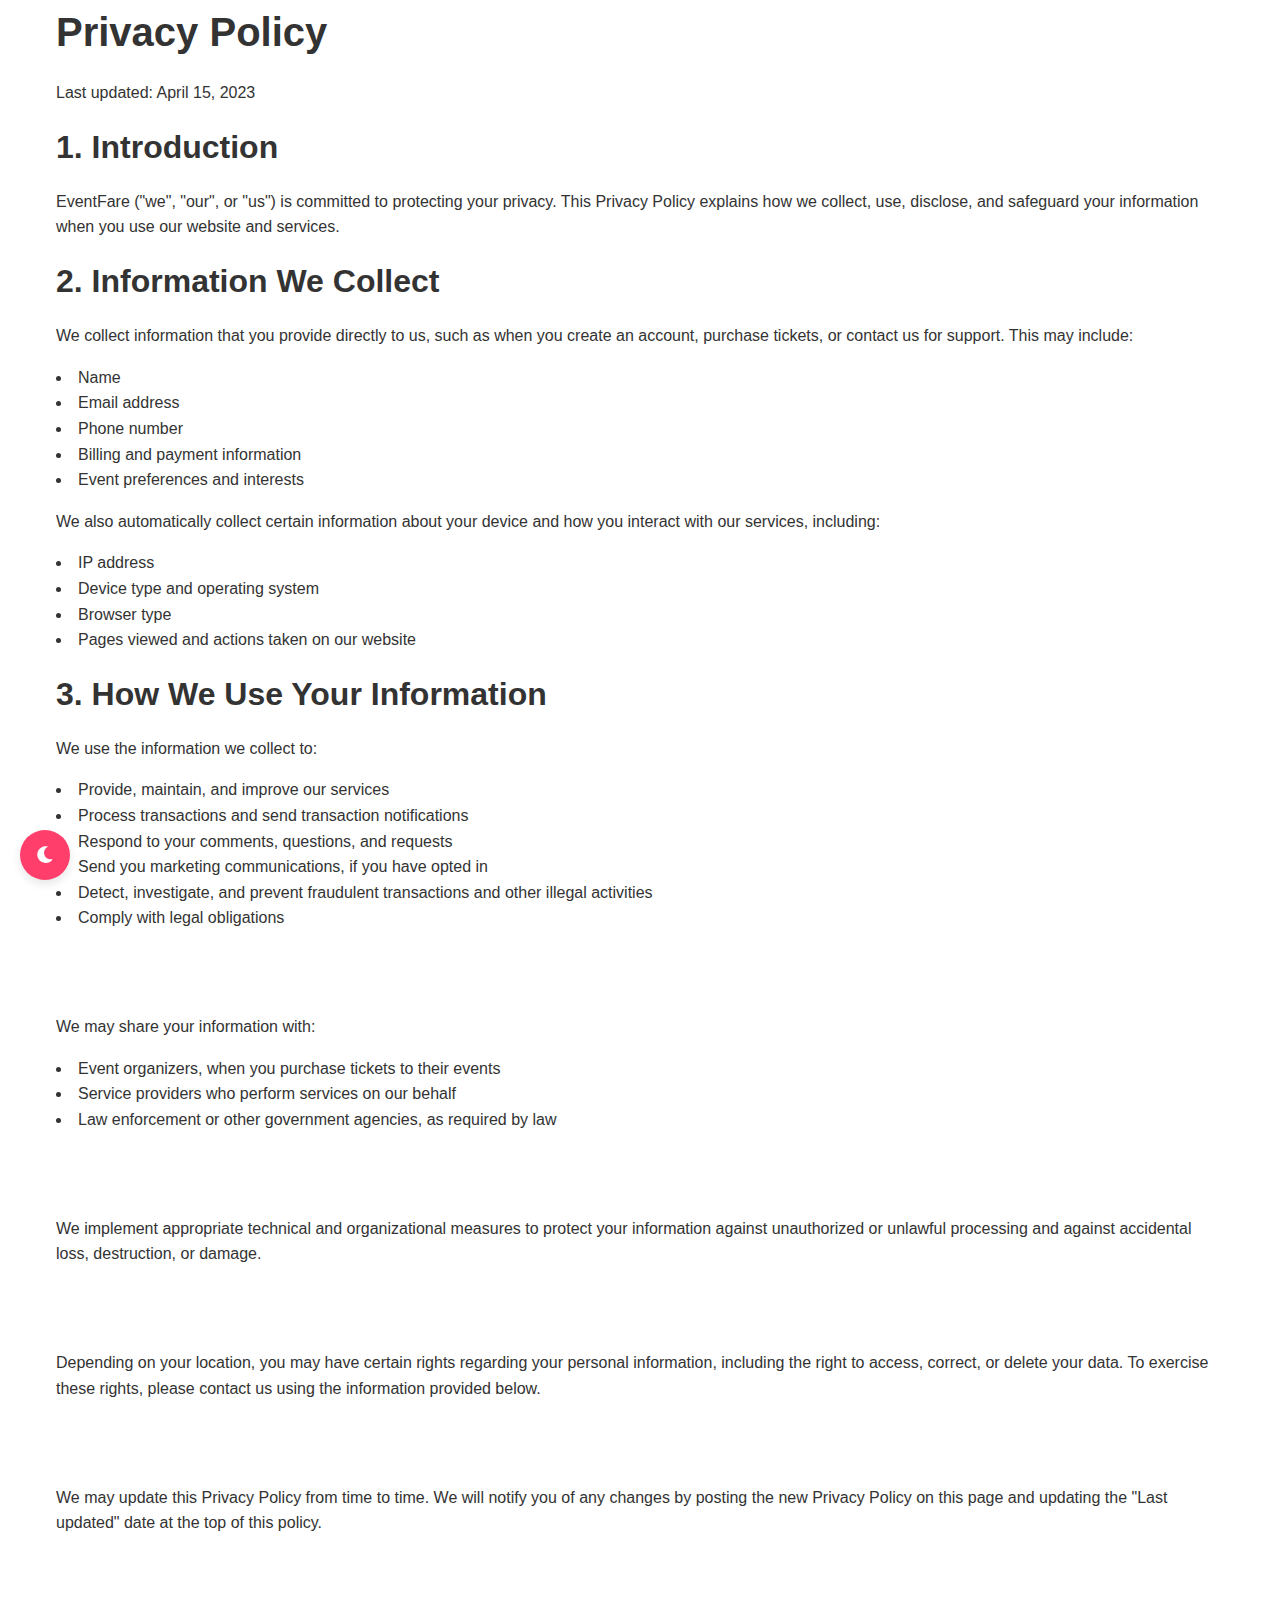
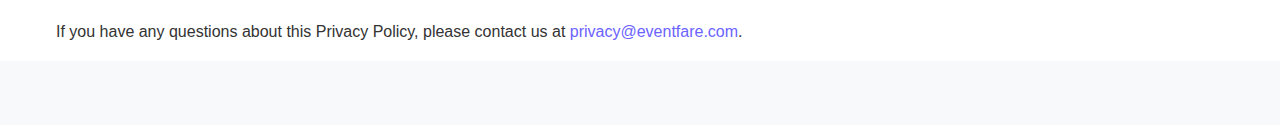
<file: privacy.html>
<!DOCTYPE html>
<html lang="en">
<head>
    <meta charset="UTF-8">
    <meta name="viewport" content="width=device-width, initial-scale=1.0">
    <title>Privacy Policy - EventFare</title>
    <link rel="stylesheet" href="css/style.css">
    <link rel="stylesheet" href="https://cdnjs.cloudflare.com/ajax/libs/font-awesome/6.0.0-beta3/css/all.min.css">
</head>
<body>
    <header>
        <!-- Header content (same as index.html) -->
    </header>

    <main>
        <section class="legal-hero">
            <div class="container">
                <h1>Privacy Policy</h1>
                <p>Last updated: April 15, 2023</p>
            </div>
        </section>

        <section class="legal-content">
            <div class="container">
                <div class="legal-text">
                    <h2>1. Introduction</h2>
                    <p>EventFare ("we", "our", or "us") is committed to protecting your privacy. This Privacy Policy explains how we collect, use, disclose, and safeguard your information when you use our website and services.</p>

                    <h2>2. Information We Collect</h2>
                    <p>We collect information that you provide directly to us, such as when you create an account, purchase tickets, or contact us for support. This may include:</p>
                    <ul>
                        <li>Name</li>
                        <li>Email address</li>
                        <li>Phone number</li>
                        <li>Billing and payment information</li>
                        <li>Event preferences and interests</li>
                    </ul>
                    <p>We also automatically collect certain information about your device and how you interact with our services, including:</p>
                    <ul>
                        <li>IP address</li>
                        <li>Device type and operating system</li>
                        <li>Browser type</li>
                        <li>Pages viewed and actions taken on our website</li>
                    </ul>

                    <h2>3. How We Use Your Information</h2>
                    <p>We use the information we collect to:</p>
                    <ul>
                        <li>Provide, maintain, and improve our services</li>
                        <li>Process transactions and send transaction notifications</li>
                        <li>Respond to your comments, questions, and requests</li>
                        <li>Send you marketing communications, if you have opted in</li>
                        <li>Detect, investigate, and prevent fraudulent transactions and other illegal activities</li>
                        <li>Comply with legal obligations</li>
                    </ul>

                    <h2>4. Sharing of Information</h2>
                    <p>We may share your information with:</p>
                    <ul>
                        <li>Event organizers, when you purchase tickets to their events</li>
                        <li>Service providers who perform services on our behalf</li>
                        <li>Law enforcement or other government agencies, as required by law</li>
                    </ul>

                    <h2>5. Data Security</h2>
                    <p>We implement appropriate technical and organizational measures to protect your information against unauthorized or unlawful processing and against accidental loss, destruction, or damage.</p>

                    <h2>6. Your Rights</h2>
                    <p>Depending on your location, you may have certain rights regarding your personal information, including the right to access, correct, or delete your data. To exercise these rights, please contact us using the information provided below.</p>

                    <h2>7. Changes to This Privacy Policy</h2>
                    <p>We may update this Privacy Policy from time to time. We will notify you of any changes by posting the new Privacy Policy on this page and updating the "Last updated" date at the top of this policy.</p>

                    <h2>8. Contact Us</h2>
                    <p>If you have any questions about this Privacy Policy, please contact us at <a href="mailto:privacy@eventfare.com">privacy@eventfare.com</a>.</p>
                </div>
            </div>
        </section>
    </main>

    <footer>
        <!-- Footer content (same as index.html) -->
    </footer>

    <script src="js/script.js"></script>
</body>
</html>
</file>
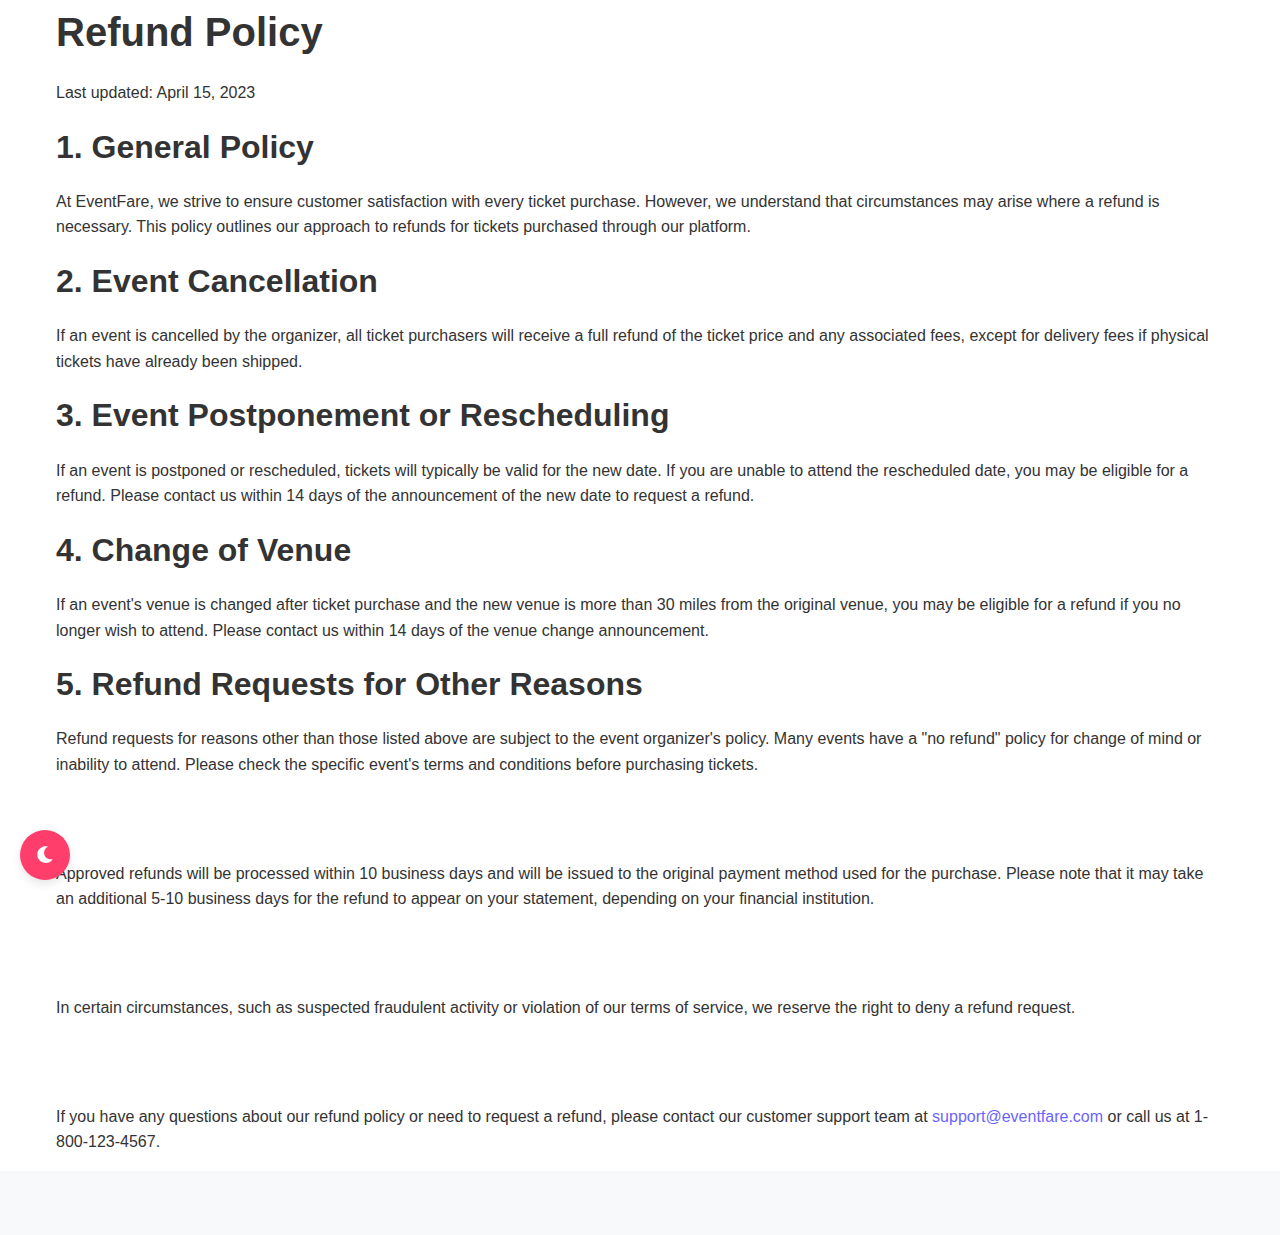
<file: refund.html>
<!DOCTYPE html>
<html lang="en">
<head>
    <meta charset="UTF-8">
    <meta name="viewport" content="width=device-width, initial-scale=1.0">
    <title>Refund Policy - EventFare</title>
    <link rel="stylesheet" href="css/style.css">
    <link rel="stylesheet" href="https://cdnjs.cloudflare.com/ajax/libs/font-awesome/6.0.0-beta3/css/all.min.css">
</head>
<body>
    <header>
        <!-- Header content (same as index.html) -->
    </header>

    <main>
        <section class="legal-hero">
            <div class="container">
                <h1>Refund Policy</h1>
                <p>Last updated: April 15, 2023</p>
            </div>
        </section>

        <section class="legal-content">
            <div class="container">
                <div class="legal-text">
                    <h2>1. General Policy</h2>
                    <p>At EventFare, we strive to ensure customer satisfaction with every ticket purchase. However, we understand that circumstances may arise where a refund is necessary. This policy outlines our approach to refunds for tickets purchased through our platform.</p>

                    <h2>2. Event Cancellation</h2>
                    <p>If an event is cancelled by the organizer, all ticket purchasers will receive a full refund of the ticket price and any associated fees, except for delivery fees if physical tickets have already been shipped.</p>

                    <h2>3. Event Postponement or Rescheduling</h2>
                    <p>If an event is postponed or rescheduled, tickets will typically be valid for the new date. If you are unable to attend the rescheduled date, you may be eligible for a refund. Please contact us within 14 days of the announcement of the new date to request a refund.</p>

                    <h2>4. Change of Venue</h2>
                    <p>If an event's venue is changed after ticket purchase and the new venue is more than 30 miles from the original venue, you may be eligible for a refund if you no longer wish to attend. Please contact us within 14 days of the venue change announcement.</p>

                    <h2>5. Refund Requests for Other Reasons</h2>
                    <p>Refund requests for reasons other than those listed above are subject to the event organizer's policy. Many events have a "no refund" policy for change of mind or inability to attend. Please check the specific event's terms and conditions before purchasing tickets.</p>

                    <h2>6. Processing of Refunds</h2>
                    <p>Approved refunds will be processed within 10 business days and will be issued to the original payment method used for the purchase. Please note that it may take an additional 5-10 business days for the refund to appear on your statement, depending on your financial institution.</p>

                    <h2>7. Exceptions</h2>
                    <p>In certain circumstances, such as suspected fraudulent activity or violation of our terms of service, we reserve the right to deny a refund request.</p>

                    <h2>8. Contact Us</h2>
                    <p>If you have any questions about our refund policy or need to request a refund, please contact our customer support team at <a href="mailto:support@eventfare.com">support@eventfare.com</a> or call us at 1-800-123-4567.</p>
                </div>
            </div>
        </section>
    </main>

    <footer>
        <!-- Footer content (same as index.html) -->
    </footer>

    <script src="js/script.js"></script>
</body>
</html>
</file>
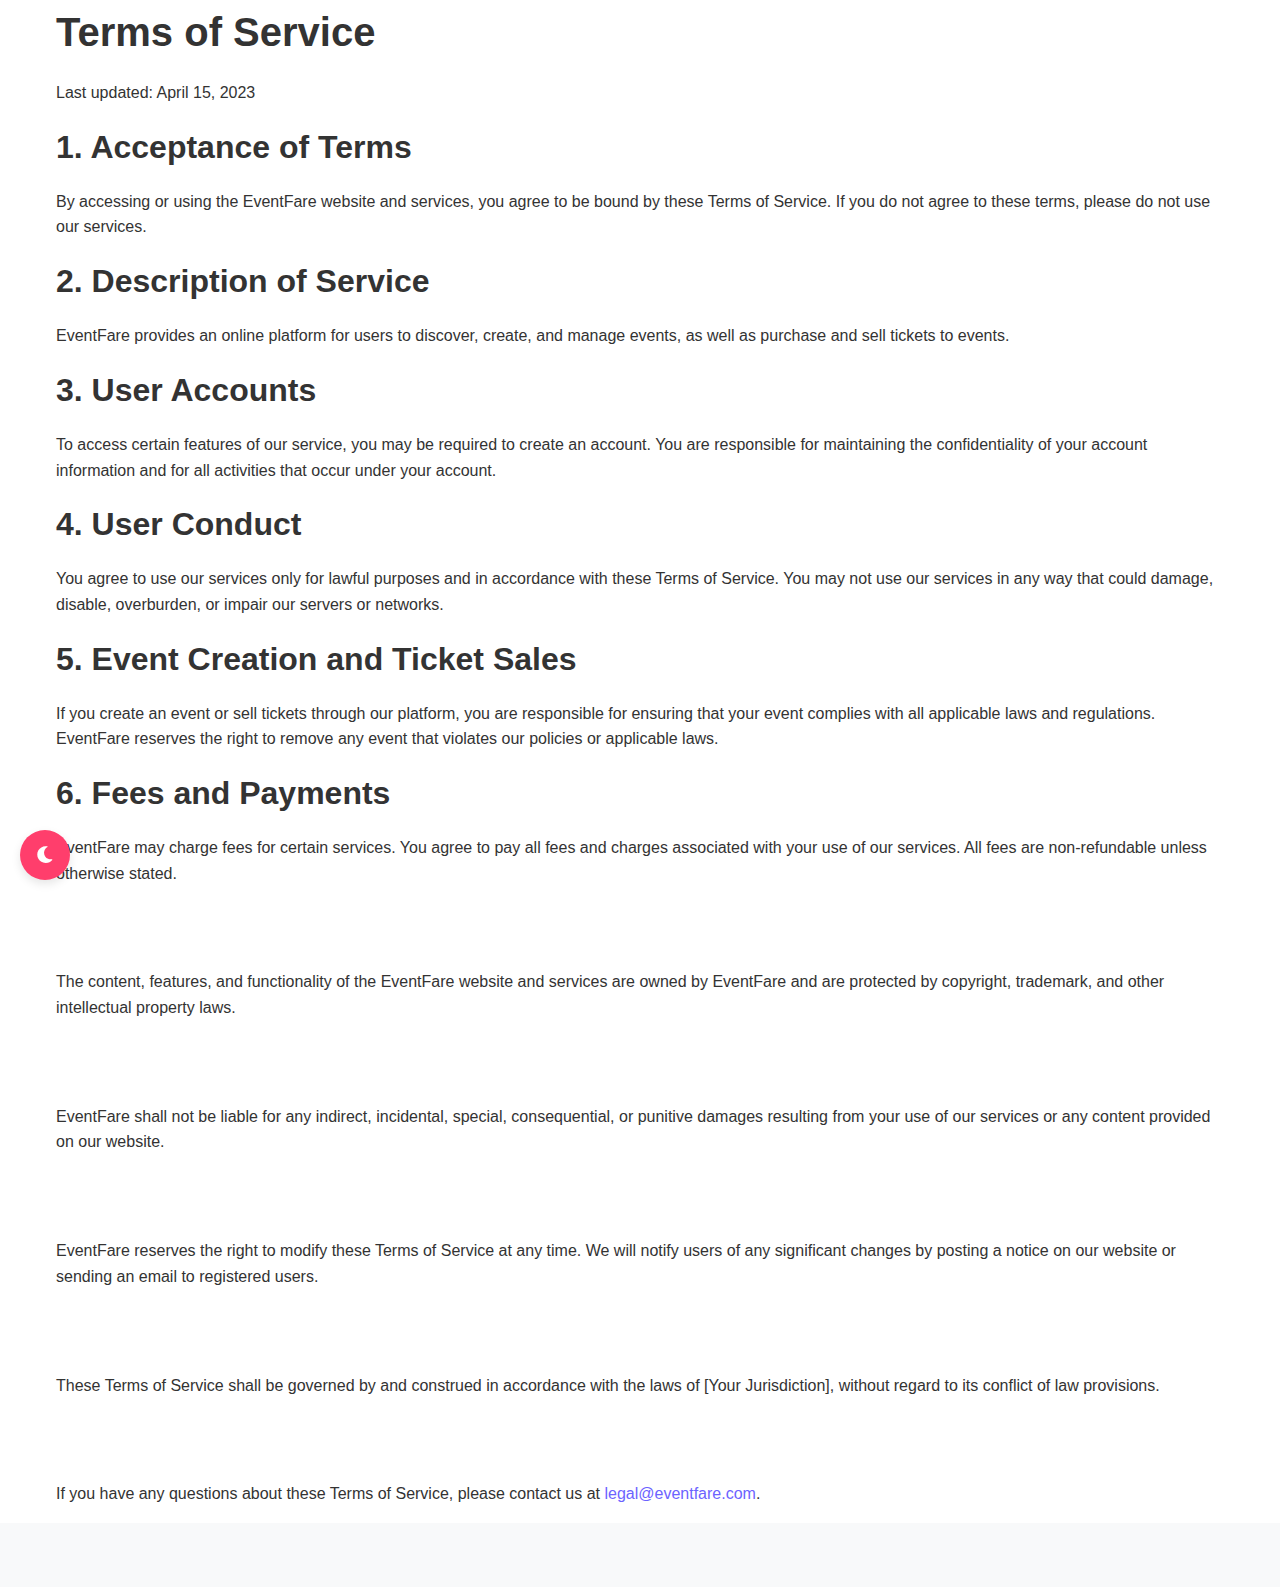
<file: terms.html>
<!DOCTYPE html>
<html lang="en">
<head>
    <meta charset="UTF-8">
    <meta name="viewport" content="width=device-width, initial-scale=1.0">
    <title>Terms of Service - EventFare</title>
    <link rel="stylesheet" href="css/style.css">
    <link rel="stylesheet" href="https://cdnjs.cloudflare.com/ajax/libs/font-awesome/6.0.0-beta3/css/all.min.css">
</head>
<body>
    <header>
        <!-- Header content (same as index.html) -->
    </header>

    <main>
        <section class="legal-hero">
            <div class="container">
                <h1>Terms of Service</h1>
                <p>Last updated: April 15, 2023</p>
            </div>
        </section>

        <section class="legal-content">
            <div class="container">
                <div class="legal-text">
                    <h2>1. Acceptance of Terms</h2>
                    <p>By accessing or using the EventFare website and services, you agree to be bound by these Terms of Service. If you do not agree to these terms, please do not use our services.</p>

                    <h2>2. Description of Service</h2>
                    <p>EventFare provides an online platform for users to discover, create, and manage events, as well as purchase and sell tickets to events.</p>

                    <h2>3. User Accounts</h2>
                    <p>To access certain features of our service, you may be required to create an account. You are responsible for maintaining the confidentiality of your account information and for all activities that occur under your account.</p>

                    <h2>4. User Conduct</h2>
                    <p>You agree to use our services only for lawful purposes and in accordance with these Terms of Service. You may not use our services in any way that could damage, disable, overburden, or impair our servers or networks.</p>

                    <h2>5. Event Creation and Ticket Sales</h2>
                    <p>If you create an event or sell tickets through our platform, you are responsible for ensuring that your event complies with all applicable laws and regulations. EventFare reserves the right to remove any event that violates our policies or applicable laws.</p>

                    <h2>6. Fees and Payments</h2>
                    <p>EventFare may charge fees for certain services. You agree to pay all fees and charges associated with your use of our services. All fees are non-refundable unless otherwise stated.</p>

                    <h2>7. Intellectual Property</h2>
                    <p>The content, features, and functionality of the EventFare website and services are owned by EventFare and are protected by copyright, trademark, and other intellectual property laws.</p>

                    <h2>8. Limitation of Liability</h2>
                    <p>EventFare shall not be liable for any indirect, incidental, special, consequential, or punitive damages resulting from your use of our services or any content provided on our website.</p>

                    <h2>9. Modifications to Terms</h2>
                    <p>EventFare reserves the right to modify these Terms of Service at any time. We will notify users of any significant changes by posting a notice on our website or sending an email to registered users.</p>

                    <h2>10. Governing Law</h2>
                    <p>These Terms of Service shall be governed by and construed in accordance with the laws of [Your Jurisdiction], without regard to its conflict of law provisions.</p>

                    <h2>11. Contact Us</h2>
                    <p>If you have any questions about these Terms of Service, please contact us at <a href="mailto:legal@eventfare.com">legal@eventfare.com</a>.</p>
                </div>
            </div>
        </section>
    </main>

    <footer>
        <!-- Footer content (same as index.html) -->
    </footer>

    <script src="js/script.js"></script>
</body>
</html>
</file>
<file: css/style.css>
/* ===== Base Styles and CSS Variables ===== */
:root {
  /* Light Theme Colors */
  --background: #ffffff;
  --background-alt: #f8f9fa;
  --foreground: #333333;
  --foreground-alt: #555555;
  --primary: #ff3e6c;
  --primary-hover: #e0345d;
  --secondary: #6c63ff;
  --secondary-hover: #5a52e0;
  --accent: #00c9a7;
  --accent-hover: #00b090;
  --success: #28a745;
  --warning: #ffc107;
  --danger: #dc3545;
  --info: #17a2b8;
  --border: #e0e0e0;
  --border-light: #f0f0f0;
  --shadow: rgba(0, 0, 0, 0.1);
  --shadow-hover: rgba(0, 0, 0, 0.15);
  --card-bg: #ffffff;
  --input-bg: #ffffff;
  --input-border: #ced4da;
  --input-focus: #6c63ff;
  --header-bg: #ffffff;
  --footer-bg: #f8f9fa;
  --footer-text: #666666;
  --chatbot-bg: #ffffff;
  --chatbot-user: #f0f7ff;
  --chatbot-bot: #f8f9fa;
  --ticket-bg: #ffffff;
  --ticket-border: #e0e0e0;
  --ticket-hover: #f8f9fa;
  --event-date-bg: #ff3e6c;
  --event-date-text: #ffffff;
  --status-live: #28a745;
  --status-sold-out: #dc3545;
  --status-upcoming: #17a2b8;
  --status-past: #6c757d;
  --status-completed: #28a745;
  --status-pending: #ffc107;
  --status-refunded: #17a2b8;
  --category-bg: #f8f9fa;
  --category-icon: #6c63ff;
  --filter-bg: #f8f9fa;
  --tooltip-bg: #333333;
  --tooltip-text: #ffffff;
  --scrollbar-track: #f1f1f1;
  --scrollbar-thumb: #c1c1c1;
  --scrollbar-thumb-hover: #a8a8a8;
}

/* Dark Theme Colors */
.dark {
  --background: #121212;
  --background-alt: #1e1e1e;
  --foreground: #e0e0e0;
  --foreground-alt: #b0b0b0;
  --primary: #ff4d79;
  --primary-hover: #ff3e6c;
  --secondary: #7c74ff;
  --secondary-hover: #6c63ff;
  --accent: #00e0c2;
  --accent-hover: #00c9a7;
  --success: #2ebd4e;
  --warning: #ffce3a;
  --danger: #f55a68;
  --info: #1fb6cc;
  --border: #2c2c2c;
  --border-light: #333333;
  --shadow: rgba(0, 0, 0, 0.3);
  --shadow-hover: rgba(0, 0, 0, 0.4);
  --card-bg: #1e1e1e;
  --input-bg: #2c2c2c;
  --input-border: #444444;
  --input-focus: #7c74ff;
  --header-bg: #1a1a1a;
  --footer-bg: #1a1a1a;
  --footer-text: #b0b0b0;
  --chatbot-bg: #1e1e1e;
  --chatbot-user: #2c3e50;
  --chatbot-bot: #1e1e1e;
  --ticket-bg: #1e1e1e;
  --ticket-border: #2c2c2c;
  --ticket-hover: #252525;
  --event-date-bg: #ff4d79;
  --event-date-text: #ffffff;
  --status-live: #2ebd4e;
  --status-sold-out: #f55a68;
  --status-upcoming: #1fb6cc;
  --status-past: #909090;
  --status-completed: #2ebd4e;
  --status-pending: #ffce3a;
  --status-refunded: #1fb6cc;
  --category-bg: #1e1e1e;
  --category-icon: #7c74ff;
  --filter-bg: #1e1e1e;
  --tooltip-bg: #e0e0e0;
  --tooltip-text: #121212;
  --scrollbar-track: #1a1a1a;
  --scrollbar-thumb: #444444;
  --scrollbar-thumb-hover: #555555;
}

/* Typography */
@import url('https://fonts.googleapis.com/css2?family=Poppins:wght@300;400;500;600;700&family=Montserrat:wght@400;500;600;700;800&display=swap');

/* Base Styles */
* {
  margin: 0;
  padding: 0;
  box-sizing: border-box;
}

html {
  scroll-behavior: smooth;
  font-size: 16px;
}

body {
  font-family: 'Poppins', sans-serif;
  background-color: var(--background);
  color: var(--foreground);
  line-height: 1.6;
  transition: background-color 0.3s ease, color 0.3s ease;
  overflow-x: hidden;
}

h1, h2, h3, h4, h5, h6 {
  font-family: 'Montserrat', sans-serif;
  font-weight: 700;
  margin-bottom: 1rem;
  color: var(--foreground);
  transition: color 0.3s ease;
}

h1 {
  font-size: 2.5rem;
}

h2 {
  font-size: 2rem;
}

h3 {
  font-size: 1.5rem;
}

p {
  margin-bottom: 1rem;
}

a {
  color: var(--secondary);
  text-decoration: none;
  transition: color 0.3s ease;
}

a:hover {
  color: var(--secondary-hover);
}

ul, ol {
  list-style-position: inside;
  margin-bottom: 1rem;
}

img {
  max-width: 100%;
  height: auto;
}

button, .btn-primary, .btn-secondary {
  cursor: pointer;
  font-family: 'Poppins', sans-serif;
  font-weight: 500;
  border: none;
  border-radius: 4px;
  padding: 0.75rem 1.5rem;
  font-size: 1rem;
  transition: all 0.3s ease;
}

.btn-primary {
  background-color: var(--primary);
  color: white;
}

.btn-primary:hover {
  background-color: var(--primary-hover);
  transform: translateY(-2px);
  box-shadow: 0 4px 8px var(--shadow);
}

.btn-secondary {
  background-color: transparent;
  color: var(--foreground);
  border: 1px solid var(--border);
}

.btn-secondary:hover {
  background-color: var(--background-alt);
  transform: translateY(-2px);
  box-shadow: 0 4px 8px var(--shadow);
}

.btn-full {
  width: 100%;
}

input, select, textarea {
  font-family: 'Poppins', sans-serif;
  padding: 0.75rem 1rem;
  border: 1px solid var(--input-border);
  border-radius: 4px;
  font-size: 1rem;
  background-color: var(--input-bg);
  color: var(--foreground);
  transition: all 0.3s ease;
}

input:focus, select:focus, textarea:focus {
  outline: none;
  border-color: var(--input-focus);
  box-shadow: 0 0 0 3px rgba(108, 99, 255, 0.2);
}

.container {
  width: 100%;
  max-width: 1200px;
  margin: 0 auto;
  padding: 0 1rem;
}

section {
  /* padding: 4rem 0; */
}

/* Scrollbar Styling */
::-webkit-scrollbar {
  width: 10px;
}

::-webkit-scrollbar-track {
  background: var(--scrollbar-track);
}

::-webkit-scrollbar-thumb {
  background: var(--scrollbar-thumb);
  border-radius: 5px;
}

::-webkit-scrollbar-thumb:hover {
  background: var(--scrollbar-thumb-hover);
}

/* ===== Header Styles ===== */
header {
  background-color: var(--header-bg);
  box-shadow: 0 2px 10px var(--shadow);
  position: sticky;
  top: 0;
  z-index: 1000;
  transition: all 0.3s ease;
}

.header-container {
  display: flex;
  justify-content: space-between;
  align-items: center;
  padding: 1rem;
  max-width: 1200px;
  margin: 0 auto;
}

.logo h1 {
  margin: 0;
  font-size: 1.8rem;
  background: linear-gradient(45deg, var(--primary), var(--secondary));
  -webkit-background-clip: text;
  background-clip: text;
  -webkit-text-fill-color: transparent;
  transition: all 0.3s ease;
}

.search-bar {
  display: flex;
  max-width: 400px;
  width: 100%;
}

.search-bar input {
  flex: 1;
  border-top-right-radius: 0;
  border-bottom-right-radius: 0;
}

.search-bar button {
  background-color: var(--primary);
  color: white;
  border: none;
  border-top-left-radius: 0;
  border-bottom-left-radius: 0;
  padding: 0 1rem;
  transition: background-color 0.3s ease;
}

.search-bar button:hover {
  background-color: var(--primary-hover);
}

nav ul {
  display: flex;
  list-style: none;
  margin: 0;
  padding: 0;
}

nav ul li {
  margin-left: 1.5rem;
}

nav ul li a {
  color: var(--foreground);
  font-weight: 500;
  position: relative;
  padding: 0.5rem 0;
}

nav ul li a:hover, nav ul li a.active {
  color: var(--primary);
}

nav ul li a::after {
  content: '';
  position: absolute;
  width: 0;
  height: 2px;
  bottom: 0;
  left: 0;
  background-color: var(--primary);
  transition: width 0.3s ease;
}

nav ul li a:hover::after, nav ul li a.active::after {
  width: 100%;
}

.btn-login {
  background-color: var(--primary);
  color: white;
  padding: 0.5rem 1.5rem;
  border-radius: 4px;
  transition: all 0.3s ease;
}

.btn-login:hover {
  background-color: var(--primary-hover);
  transform: translateY(-2px);
  box-shadow: 0 4px 8px var(--shadow);
}

.mobile-menu-btn {
  display: none;
  font-size: 1.5rem;
  cursor: pointer;
  color: var(--foreground);
}

/* ===== Location Popup ===== */
.location-popup {
  position: fixed;
  top: 0;
  left: 0;
  width: 100%;
  height: 100%;
  background-color: rgba(0, 0, 0, 0.7);
  display: none;
  justify-content: center;
  align-items: center;
  z-index: 2000;
}

.location-popup.active {
  display: flex;
  animation: fadeIn 0.3s ease;
}

.location-popup-content {
  background-color: var(--card-bg);
  border-radius: 8px;
  padding: 2rem;
  width: 90%;
  max-width: 600px;
  box-shadow: 0 10px 30px var(--shadow);
  animation: scaleIn 0.3s ease;
}

.location-popup h2 {
  text-align: center;
  margin-bottom: 1.5rem;
}

.popular-cities h3 {
  margin-bottom: 1rem;
  font-size: 1.2rem;
}

.city-grid {
  display: grid;
  grid-template-columns: repeat(3, 1fr);
  gap: 1rem;
  margin-bottom: 2rem;
}

.city {
  background-color: var(--background-alt);
  padding: 1rem;
  border-radius: 4px;
  text-align: center;
  cursor: pointer;
  transition: all 0.3s ease;
}

.city:hover {
  background-color: var(--primary);
  color: white;
  transform: translateY(-2px);
  box-shadow: 0 4px 8px var(--shadow);
}

.search-location {
  display: flex;
  gap: 0.5rem;
}

.search-location input {
  flex: 1;
}

/* ===== Hero Banner ===== */
.hero-banner {
  position: relative;
  height: 940px;
  overflow: hidden;
}

.banner-slider {
  height: 100%;
  position: relative;
}

.slide {
  position: absolute;
  top: 0;
  left: 0;
  width: 100%;
  height: 100%;
  opacity: 0;
  transition: opacity 1s ease;
  display: flex;
  align-items: center;
  justify-content: center;
}

.slide.active {
  opacity: 1;
  z-index: 1;
}

.slide img {
  position: absolute;
  top: 0;
  left: 0;
  width: 100%;
  height: 100%;
  object-fit: cover;
  filter: brightness(0.7);
}

.slide-content {
  position: relative;
  z-index: 2;
  text-align: center;
  color: white;
  max-width: 800px;
  padding: 0 1rem;
}

.slide-content h2 {
  font-size: 3rem;
  margin-bottom: 1rem;
  color: white;
  text-shadow: 0 2px 4px rgba(0, 0, 0, 0.5);
  animation: slideInUp 0.5s ease 0.3s both;
}

.slide-content p {
  font-size: 1.2rem;
  margin-bottom: 2rem;
  animation: slideInUp 0.5s ease 0.5s both;
}

.slide-content .btn-primary {
  animation: slideInUp 0.5s ease 0.7s both;
}

.slider-controls {
  position: absolute;
  width: 100%;
  top: 50%;
  transform: translateY(-50%);
  display: flex;
  justify-content: space-between;
  padding: 0 2rem;
  z-index: 2;
}

.slider-controls button {
  background-color: rgba(0, 0, 0, 0.5);
  color: white;
  border: none;
  width: 40px;
  height: 40px;
  border-radius: 50%;
  display: flex;
  align-items: center;
  justify-content: center;
  cursor: pointer;
  transition: all 0.3s ease;
}

.slider-controls button:hover {
  background-color: var(--primary);
}

.slider-dots {
  position: absolute;
  bottom: 20px;
  left: 0;
  width: 100%;
  display: flex;
  justify-content: center;
  gap: 10px;
  z-index: 2;
}

.dot {
  width: 12px;
  height: 12px;
  border-radius: 50%;
  background-color: rgba(255, 255, 255, 0.5);
  cursor: pointer;
  transition: all 0.3s ease;
}

.dot.active {
  background-color: white;
  transform: scale(1.2);
}

/* ===== Event Filters ===== */
.event-filters {
  background-color: var(--background-alt);
  padding: 3rem 0;
}

.event-filters h2 {
  text-align: center;
  margin-bottom: 2rem;
}

.filter-container {
  display: flex;
  flex-wrap: wrap;
  gap: 1rem;
  justify-content: center;
  max-width: 1000px;
  margin: 0 auto;
}

.filter-group {
  flex: 1;
  min-width: 200px;
}

.filter-group label {
  display: block;
  margin-bottom: 0.5rem;
  font-weight: 500;
}

.filter-group select {
  width: 100%;
}

.btn-filter {
  background-color: var(--primary);
  color: white;
  padding: 0.75rem 1.5rem;
  border: none;
  border-radius: 4px;
  cursor: pointer;
  transition: all 0.3s ease;
  margin-top: 1.5rem;
}

.btn-filter:hover {
  background-color: var(--primary-hover);
  transform: translateY(-2px);
  box-shadow: 0 4px 8px var(--shadow);
}

/* ===== Featured Events ===== */
.featured-events {
  padding: 4rem 0;
}

.featured-events h2 {
  text-align: center;
  margin-bottom: 2rem;
}

.event-grid {
  display: grid;
  grid-template-columns: repeat(auto-fill, minmax(369px, 1fr));
  gap: 2rem;
  margin-bottom: 3rem;
}

.event-card {
  background-color: var(--card-bg);
  border-radius: 8px;
  overflow: hidden;
  box-shadow: 0 4px 15px var(--shadow);
  transition: all 0.3s ease;
  transform: translateY(0);
}

.event-card:hover {
  transform: translateY(-10px);
  box-shadow: 0 15px 30px var(--shadow-hover);
}

.event-image {
  position: relative;
  height: 200px;
  overflow: hidden;
}

.event-image img {
  width: 100%;
  height: 100%;
  object-fit: cover;
  transition: transform 0.5s ease;
}

.event-card:hover .event-image img {
  transform: scale(1.1);
}

.event-date {
  position: absolute;
  top: 10px;
  left: 10px;
  background-color: var(--event-date-bg);
  color: var(--event-date-text);
  padding: 0.5rem;
  border-radius: 4px;
  text-align: center;
  min-width: 60px;
}

.event-date .day {
  font-size: 1.5rem;
  font-weight: 700;
  display: block;
  line-height: 1;
}

.event-date .month {
  font-size: 0.8rem;
  text-transform: uppercase;
  display: block;
}

.event-info {
  padding: 1.5rem;
}

.event-info h3 {
  margin-bottom: 0.5rem;
  font-size: 1.2rem;
}

.event-venue, .event-time {
  font-size: 0.9rem;
  color: var(--foreground-alt);
  margin-bottom: 0.5rem;
}

.event-venue i, .event-time i {
  margin-right: 0.5rem;
  color: var(--primary);
}

.event-price {
  display: flex;
  justify-content: space-between;
  align-items: center;
  margin-top: 1rem;
}

.event-price span {
  font-weight: 600;
  color: var(--primary);
}

.view-more {
  text-align: center;
}

/* ===== Categories Section ===== */
.categories-section {
  background-color: var(--background-alt);
  padding: 4rem 0;
}

.categories-section h2 {
  text-align: center;
  margin-bottom: 2rem;
}

.categories-grid {
  display: grid;
  grid-template-columns: repeat(auto-fill, minmax(150px, 1fr));
  gap: 1.5rem;
}

.category-card {
  background-color: var(--card-bg);
  border-radius: 8px;
  padding: 1.5rem;
  text-align: center;
  box-shadow: 0 4px 10px var(--shadow);
  transition: all 0.3s ease;
}

.category-card:hover {
  transform: translateY(-5px);
  box-shadow: 0 10px 20px var(--shadow-hover);
}

.category-icon {
  font-size: 2rem;
  color: var(--category-icon);
  margin-bottom: 1rem;
}

.category-card h3 {
  font-size: 1rem;
  margin-bottom: 0;
}

/* ===== Testimonials ===== */
.testimonials {
  padding: 4rem 0;
}

.testimonials h2 {
  text-align: center;
  margin-bottom: 2rem;
}

.testimonial-slider {
  position: relative;
  max-width: 800px;
  margin: 0 auto;
}

.testimonial-slide {
  display: none;
}

.testimonial-slide.active {
  display: block;
  animation: fadeIn 0.5s ease;
}

.testimonial-content {
  background-color: var(--card-bg);
  border-radius: 8px;
  padding: 2rem;
  text-align: center;
  box-shadow: 0 4px 15px var(--shadow);
}

.testimonial-image {
  width: 100px;
  height: 100px;
  border-radius: 50%;
  overflow: hidden;
  margin: 0 auto 1.5rem;
  border: 3px solid var(--primary);
}

.testimonial-image img {
  width: 100%;
  height: 100%;
  object-fit: cover;
}

.testimonial-content p {
  font-style: italic;
  margin-bottom: 1.5rem;
}

.testimonial-author h4 {
  margin-bottom: 0.5rem;
}

.rating {
  color: #ffc107;
}

.testimonial-controls {
  position: absolute;
  width: 100%;
  top: 50%;
  transform: translateY(-50%);
  display: flex;
  justify-content: space-between;
  padding: 0;
  z-index: 2;
}

.testimonial-controls button {
  background-color: var(--background-alt);
  color: var(--foreground);
  border: none;
  width: 40px;
  height: 40px;
  border-radius: 50%;
  display: flex;
  align-items: center;
  justify-content: center;
  cursor: pointer;
  transition: all 0.3s ease;
}

.testimonial-controls button:hover {
  background-color: var(--primary);
  color: white;
}

.testimonial-dots {
  display: flex;
  justify-content: center;
  gap: 10px;
  margin-top: 1.5rem;
}

.testimonial-dots .dot {
  background-color: var(--border);
}

.testimonial-dots .dot.active {
  background-color: var(--primary);
}

/* ===== Featured Clients ===== */
.featured-clients {
  background-color: var(--background-alt);
  padding: 4rem 0;
}

.featured-clients h2 {
  text-align: center;
  margin-bottom: 2rem;
}

.clients-grid {
  display: flex;
  flex-wrap: wrap;
  justify-content: center;
  gap: 2rem;
}

.client {
  flex: 0 0 calc(20% - 2rem);
  min-width: 150px;
  display: flex;
  align-items: center;
  justify-content: center;
  /* filter: grayscale(100%); */
  opacity: 0.7;
  transition: all 0.3s ease;
}

.client:hover {
  /* filter: grayscale(0); */
  opacity: 1;
}

/* ===== Chatbot ===== */
.chatbot {
  position: fixed;
  bottom: 20px;
  right: 20px;
  z-index: 1000;
}

.chatbot-toggle {
  width: 60px;
  height: 60px;
  border-radius: 50%;
  background-color: var(--primary);
  color: white;
  display: flex;
  align-items: center;
  justify-content: center;
  font-size: 1.5rem;
  cursor: pointer;
  box-shadow: 0 4px 10px var(--shadow);
  transition: all 0.3s ease;
}

.chatbot-toggle:hover {
  background-color: var(--primary-hover);
  transform: scale(1.1);
}

.chatbot-container {
  position: absolute;
  bottom: 80px;
  right: 0;
  width: 350px;
  background-color: var(--chatbot-bg);
  border-radius: 8px;
  box-shadow: 0 5px 20px var(--shadow);
  overflow: hidden;
  display: none;
  flex-direction: column;
  animation: slideInUp 0.3s ease;
}

.chatbot-container.active {
  display: flex;
}

.chatbot-header {
  background-color: var(--primary);
  color: white;
  padding: 1rem;
  display: flex;
  justify-content: space-between;
  align-items: center;
}

.chatbot-header h3 {
  margin: 0;
  color: white;
}

.chatbot-header button {
  background: none;
  border: none;
  color: white;
  font-size: 1.2rem;
  cursor: pointer;
}

.chatbot-messages {
  height: 300px;
  overflow-y: auto;
  padding: 1rem;
  display: flex;
  flex-direction: column;
  gap: 1rem;
}

.message {
  max-width: 80%;
  padding: 0.75rem 1rem;
  border-radius: 8px;
  animation: fadeIn 0.3s ease;
}

.message.bot {
  align-self: flex-start;
  background-color: var(--chatbot-bot);
}

.message.user {
  align-self: flex-end;
  background-color: var(--chatbot-user);
}

.chatbot-input {
  display: flex;
  padding: 1rem;
  border-top: 1px solid var(--border);
}

.chatbot-input input {
  flex: 1;
  border-top-right-radius: 0;
  border-bottom-right-radius: 0;
}

.chatbot-input button {
  background-color: var(--primary);
  color: white;
  border: none;
  border-top-left-radius: 0;
  border-bottom-left-radius: 0;
  padding: 0 1rem;
}

/* ===== Footer ===== */
footer {
  background-color: var(--footer-bg);
  color: var(--footer-text);
  padding-top: 4rem;
}

.footer-container {
  max-width: 1200px;
  margin: 0 auto;
  padding: 0 1rem;
}

.footer-top {
  display: grid;
  grid-template-columns: repeat(auto-fit, minmax(250px, 1fr));
  gap: 2rem;
  margin-bottom: 3rem;
}

.footer-column h3 {
  color: var(--foreground);
  margin-bottom: 1.5rem;
  position: relative;
  display: inline-block;
}

.footer-column h3::after {
  content: '';
  position: absolute;
  width: 50px;
  height: 2px;
  bottom: -10px;
  left: 0;
  background-color: var(--primary);
}

.social-links {
  display: flex;
  gap: 1rem;
  margin-top: 1.5rem;
}

.social-links a {
  display: flex;
  align-items: center;
  justify-content: center;
  width: 40px;
  height: 40px;
  border-radius: 50%;
  background-color: var(--background-alt);
  color: var(--foreground);
  transition: all 0.3s ease;
}

.social-links a:hover {
  background-color: var(--primary);
  color: white;
  transform: translateY(-3px);
}

.footer-column ul {
  list-style: none;
  padding: 0;
  margin: 0;
}

.footer-column ul li {
  margin-bottom: 0.75rem;
}

.footer-column ul li a {
  color: var(--footer-text);
  transition: all 0.3s ease;
}

.footer-column ul li a:hover {
  color: var(--primary);
  padding-left: 5px;
}

.contact-info li {
  display: flex;
  align-items: flex-start;
  gap: 0.75rem;
  margin-bottom: 1rem;
}

.contact-info li i {
  color: var(--primary);
  margin-top: 5px;
}

.newsletter h4 {
  margin-bottom: 1rem;
}

.newsletter form {
  display: flex;
}

.newsletter input {
  flex: 1;
  border-top-right-radius: 0;
  border-bottom-right-radius: 0;
}

.newsletter button {
  background-color: var(--primary);
  color: white;
  border: none;
  border-top-left-radius: 0;
  border-bottom-left-radius: 0;
  padding: 0 1rem;
}

.footer-bottom {
  border-top: 1px solid var(--border);
  padding: 1.5rem 0;
  display: flex;
  justify-content: space-between;
  align-items: center;
  flex-wrap: wrap;
  gap: 1rem;
}

.payment-methods {
  display: flex;
  gap: 0.75rem;
  font-size: 1.5rem;
}

/* ===== Event Details Page ===== */
.event-details {
  padding: 4rem 0;
}

.event-header {
  display: grid;
  grid-template-columns: 1fr 2fr;
  gap: 2rem;
  margin-bottom: 3rem;
}

.event-poster {
  position: relative;
  border-radius: 8px;
  overflow: hidden;
  box-shadow: 0 5px 15px var(--shadow);
}

.event-poster img {
  width: 100%;
  height: auto;
  display: block;
}

.event-status {
  position: absolute;
  top: 20px;
  right: 0;
  padding: 0.5rem 1rem;
  color: white;
  font-weight: 600;
  text-transform: uppercase;
  font-size: 0.8rem;
}

.event-status.live {
  background-color: var(--status-live);
}

.event-status.sold-out {
  background-color: var(--status-sold-out);
}

.event-info h1 {
  margin-bottom: 1.5rem;
}

.event-meta {
  display: grid;
  grid-template-columns: 1fr 1fr;
  gap: 1rem;
  margin-bottom: 2rem;
}

.event-meta p {
  display: flex;
  align-items: center;
  gap: 0.5rem;
  margin-bottom: 0.5rem;
}

.event-meta p i {
  color: var(--primary);
}

.event-share {
  display: flex;
  align-items: center;
  gap: 1rem;
  margin-top: 2rem;
}

.event-share span {
  font-weight: 500;
}

.event-share a {
  display: flex;
  align-items: center;
  justify-content: center;
  width: 36px;
  height: 36px;
  border-radius: 50%;
  background-color: var(--background-alt);
  color: var(--foreground);
  transition: all 0.3s ease;
}

.event-share a:hover {
  background-color: var(--primary);
  color: white;
}

.event-content {
  display: grid;
  grid-template-columns: 1fr 1fr;
  gap: 3rem;
  margin-bottom: 3rem;
}

.event-description h2 {
  margin-bottom: 1.5rem;
}

.event-description ul {
  list-style-type: disc;
  padding-left: 1.5rem;
}

.ticket-selection h2 {
  margin-bottom: 1.5rem;
}

.ticket-types {
  display: flex;
  flex-direction: column;
  gap: 1.5rem;
  margin-bottom: 2rem;
}

.ticket-type {
  background-color: var(--card-bg);
  border-radius: 8px;
  padding: 1.5rem;
  box-shadow: 0 4px 10px var(--shadow);
  display: flex;
  flex-direction: column;
  gap: 1.5rem;
}

.ticket-info h3 {
  margin-bottom: 0.5rem;
}

.ticket-features {
  list-style: none;
  padding: 0;
  margin: 1rem 0;
}

.ticket-features li {
  display: flex;
  align-items: center;
  gap: 0.5rem;
  margin-bottom: 0.5rem;
}

.ticket-features li i {
  color: var(--success);
}

.ticket-price {
  font-size: 1.5rem;
  font-weight: 700;
  color: var(--primary);
}

.ticket-quantity {
  display: flex;
  align-items: center;
  gap: 1rem;
}

.quantity-selector {
  display: flex;
  align-items: center;
}

.qty-btn {
  width: 36px;
  height: 36px;
  display: flex;
  align-items: center;
  justify-content: center;
  background-color: var(--background-alt);
  border: none;
  font-size: 1.2rem;
  cursor: pointer;
  transition: all 0.3s ease;
}

.qty-btn.minus {
  border-top-left-radius: 4px;
  border-bottom-left-radius: 4px;
}

.qty-btn.plus {
  border-top-right-radius: 4px;
  border-bottom-right-radius: 4px;
}

.qty-btn:hover {
  background-color: var(--primary);
  color: white;
}

.quantity-selector input {
  width: 50px;
  height: 36px;
  text-align: center;
  border-left: none;
  border-right: none;
  border-radius: 0;
}

.age-declaration, .terms-acceptance {
  margin-bottom: 1.5rem;
}

.ticket-summary {
  background-color: var(--card-bg);
  border-radius: 8px;
  padding: 1.5rem;
  box-shadow: 0 4px 10px var(--shadow);
}

.ticket-summary h3 {
  margin-bottom: 1.5rem;
  padding-bottom: 0.5rem;
  border-bottom: 1px solid var(--border);
}

.summary-items {
  margin-bottom: 1.5rem;
}

.summary-item {
  display: flex;
  justify-content: space-between;
  margin-bottom: 0.75rem;
}

.summary-total {
  display: flex;
  justify-content: space-between;
  padding-top: 1rem;
  border-top: 1px solid var(--border);
  margin-bottom: 1.5rem;
}

.total-label {
  font-weight: 600;
  font-size: 1.1rem;
}

.total-amount {
  font-weight: 700;
  font-size: 1.2rem;
  color: var(--primary);
}

.btn-checkout {
  width: 100%;
}

.btn-checkout:disabled {
  background-color: var(--border);
  cursor: not-allowed;
  transform: none;
  box-shadow: none;
}

.event-additional-info {
  display: grid;
  grid-template-columns: 1fr 1fr;
  gap: 3rem;
}

.organizer-info h2, .venue-info h2 {
  margin-bottom: 1.5rem;
}

.organizer-profile {
  display: flex;
  gap: 1.5rem;
  background-color: var(--card-bg);
  border-radius: 8px;
  padding: 1.5rem;
  box-shadow: 0 4px 10px var(--shadow);
}

.organizer-profile img {
  width: 100px;
  height: 100px;
  border-radius: 50%;
  object-fit: cover;
}

.organizer-details h3 {
  margin-bottom: 0.75rem;
}

.organizer-details p {
  display: flex;
  align-items: center;
  gap: 0.5rem;
  margin-bottom: 0.5rem;
}

.organizer-details p i {
  color: var(--primary);
}

.venue-details {
  background-color: var(--card-bg);
  border-radius: 8px;
  padding: 1.5rem;
  box-shadow: 0 4px 10px var(--shadow);
}

.venue-map {
  margin-bottom: 1.5rem;
  border-radius: 8px;
  overflow: hidden;
}

.venue-text h3 {
  margin-bottom: 0.75rem;
}

.venue-text p {
  margin-bottom: 0.75rem;
}

.venue-text h4 {
  margin: 1.5rem 0 0.75rem;
}

/* ===== Checkout Page ===== */
.checkout-section {
  padding: 4rem 0;
}

.checkout-progress {
  display: flex;
  justify-content: center;
  align-items: center;
  margin-bottom: 3rem;
}

.progress-step {
  display: flex;
  flex-direction: column;
  align-items: center;
  position: relative;
}

.step-number {
  width: 40px;
  height: 40px;
  border-radius: 50%;
  background-color: var(--border);
  color: var(--foreground);
  display: flex;
  align-items: center;
  justify-content: center;
  font-weight: 600;
  margin-bottom: 0.5rem;
  transition: all 0.3s ease;
}

.progress-step.active .step-number {
  background-color: var(--primary);
  color: white;
}

.progress-line {
  width: 100px;
  height: 2px;
  background-color: var(--border);
  margin: 0 1rem;
}

.progress-line.active {
  background-color: var(--primary);
}

.checkout-container {
  display: grid;
  grid-template-columns: 2fr 1fr;
  gap: 2rem;
}

.checkout-form {
  display: flex;
  flex-direction: column;
  gap: 2rem;
}

.form-section {
  background-color: var(--card-bg);
  border-radius: 8px;
  padding: 1.5rem;
  box-shadow: 0 4px 10px var(--shadow);
}

.form-section h2 {
  margin-bottom: 1.5rem;
  padding-bottom: 0.5rem;
  border-bottom: 1px solid var(--border);
}

.form-row {
  display: grid;
  grid-template-columns: 1fr 1fr;
  gap: 1rem;
  margin-bottom: 1rem;
}

.form-group {
  margin-bottom: 1rem;
}

.form-group label {
  display: block;
  margin-bottom: 0.5rem;
  font-weight: 500;
}

.card-input-container {
  position: relative;
}

.card-icons {
  position: absolute;
  top: 50%;
  right: 10px;
  transform: translateY(-50%);
  display: flex;
  gap: 0.5rem;
}

.payment-methods {
  display: grid;
  grid-template-columns: repeat(auto-fit, minmax(120px, 1fr));
  gap: 1rem;
  margin-bottom: 1.5rem;
}

.payment-method {
  display: flex;
  align-items: center;
  gap: 0.5rem;
}

.payment-details {
  display: none;
  margin-top: 1.5rem;
}

.payment-details.active {
  display: block;
  animation: fadeIn 0.3s ease;
}

.promo-code {
  display: flex;
  gap: 0.5rem;
  margin-bottom: 1rem;
}

.promo-code input {
  flex: 1;
}

.btn-apply {
  background-color: var(--secondary);
  color: white;
  border: none;
  border-radius: 4px;
  padding: 0 1.5rem;
  cursor: pointer;
  transition: all 0.3s ease;
}

.btn-apply:hover {
  background-color: var(--secondary-hover);
}

.wallet-balance {
  display: flex;
  align-items: center;
  gap: 0.5rem;
}

.order-summary {
  background-color: var(--card-bg);
  border-radius: 8px;
  padding: 1.5rem;
  box-shadow: 0 4px 10px var(--shadow);
  position: sticky;
  top: 100px;
}

.order-summary h2 {
  margin-bottom: 1.5rem;
  padding-bottom: 0.5rem;
  border-bottom: 1px solid var(--border);
}

.event-info {
  display: flex;
  gap: 1rem;
  margin-bottom: 1.5rem;
  padding-bottom: 1rem;
  border-bottom: 1px solid var(--border-light);
}

.event-info img {
  width: 80px;
  height: 60px;
  object-fit: cover;
  border-radius: 4px;
}

.event-details h3 {
  font-size: 1rem;
  margin-bottom: 0.5rem;
}

.event-details p {
  font-size: 0.9rem;
  margin-bottom: 0.25rem;
  color: var(--foreground-alt);
}

.ticket-summary {
  margin-bottom: 1.5rem;
}

.summary-item {
  display: flex;
  justify-content: space-between;
  margin-bottom: 0.75rem;
}

.item-details {
  display: flex;
  flex-direction: column;
}

.item-name {
  font-weight: 500;
}

.item-quantity {
  font-size: 0.9rem;
  color: var(--foreground-alt);
}

.summary-subtotal, .summary-fees {
  padding: 1rem 0;
  border-top: 1px solid var(--border-light);
}

.summary-subtotal {
  display: flex;
  justify-content: space-between;
  margin-bottom: 1rem;
}

.fee-item {
  display: flex;
  justify-content: space-between;
  margin-bottom: 0.5rem;
}

.summary-total {
  display: flex;
  justify-content: space-between;
  padding: 1rem 0;
  border-top: 1px solid var(--border);
  margin-bottom: 1.5rem;
}

.total-label {
  font-weight: 600;
  font-size: 1.1rem;
}

.total-amount {
  font-weight: 700;
  font-size: 1.2rem;
  color: var(--primary);
}

.checkout-actions {
  display: flex;
  flex-direction: column;
  gap: 1rem;
}

.btn-complete-order {
  width: 100%;
}

.terms-note {
  font-size: 0.8rem;
  text-align: center;
  color: var(--foreground-alt);
}

/* ===== Authentication Pages ===== */
.auth-section {
  padding: 4rem 0;
  min-height: calc(100vh - 200px);
  display: flex;
  align-items: center;
}

.auth-container {
  max-width: 500px;
  margin: 0 auto;
  background-color: var(--card-bg);
  border-radius: 8px;
  box-shadow: 0 5px 20px var(--shadow);
  overflow: hidden;
}

.auth-tabs {
  display: flex;
  border-bottom: 1px solid var(--border);
}

.auth-tab {
  flex: 1;
  padding: 1rem;
  text-align: center;
  background: none;
  border: none;
  font-weight: 600;
  cursor: pointer;
  transition: all 0.3s ease;
  color: var(--foreground);
}

.auth-tab.active {
  color: var(--primary);
  border-bottom: 2px solid var(--primary);
}

.auth-content {
  padding: 2rem;
}

.auth-form {
  display: none;
}

.auth-form.active {
  display: block;
  animation: fadeIn 0.3s ease;
}

.auth-form h2 {
  text-align: center;
  margin-bottom: 0.5rem;
}

.auth-form p {
  text-align: center;
  margin-bottom: 2rem;
  color: var(--foreground-alt);
}

.password-input {
  position: relative;
}

.toggle-password {
  position: absolute;
  top: 50%;
  right: 10px;
  transform: translateY(-50%);
  background: none;
  border: none;
  color: var(--foreground-alt);
  cursor: pointer;
}

.password-strength {
  margin-top: 0.5rem;
}

.strength-meter {
  display: flex;
  gap: 5px;
  margin-bottom: 0.25rem;
}

.strength-segment {
  height: 4px;
  flex: 1;
  background-color: var(--border);
  border-radius: 2px;
}

.strength-segment.weak {
  background-color: var(--danger);
}

.strength-segment.medium {
  background-color: var(--warning);
}

.strength-segment.strong {
  background-color: var(--success);
}

.strength-text {
  font-size: 0.8rem;
  color: var(--foreground-alt);
}

.form-options {
  display: flex;
  justify-content: space-between;
  align-items: center;
  margin: 1.5rem 0;
}

.forgot-password {
  color: var(--secondary);
}

.social-login {
  margin-top: 2rem;
  text-align: center;
}

.social-login p {
  margin-bottom: 1rem;
  position: relative;
}

.social-login p::before, .social-login p::after {
  content: '';
  position: absolute;
  top: 50%;
  width: 30%;
  height: 1px;
  background-color: var(--border);
}

.social-login p::before {
  left: 0;
}

.social-login p::after {
  right: 0;
}

.social-buttons {
  display: flex;
  gap: 1rem;
  justify-content: center;
}

.btn-social {
  flex: 1;
  display: flex;
  align-items: center;
  justify-content: center;
  gap: 0.5rem;
  padding: 0.75rem;
  border-radius: 4px;
  border: 1px solid var(--border);
  background-color: var(--background);
  color: var(--foreground);
  transition: all 0.3s ease;
}

.btn-social:hover {
  transform: translateY(-2px);
  box-shadow: 0 4px 8px var(--shadow);
}

.btn-google:hover {
  background-color: #DB4437;
  color: white;
  border-color: #DB4437;
}

.btn-facebook:hover {
  background-color: #4267B2;
  color: white;
  border-color: #4267B2;
}

.btn-apple:hover {
  background-color: #000000;
  color: white;
  border-color: #000000;
}

/* ===== User Profile Page ===== */
.profile-section {
  padding: 4rem 0;
}

.profile-container {
  display: grid;
  grid-template-columns: 300px 1fr;
  gap: 2rem;
}

.profile-sidebar {
  background-color: var(--card-bg);
  border-radius: 8px;
  box-shadow: 0 4px 10px var(--shadow);
  overflow: hidden;
}

.profile-info {
  padding: 2rem;
  text-align: center;
  border-bottom: 1px solid var(--border);
}

.profile-avatar {
  position: relative;
  width: 150px;
  height: 150px;
  border-radius: 50%;
  margin: 0 auto 1.5rem;
  overflow: hidden;
}

.profile-avatar img {
  width: 100%;
  height: 100%;
  object-fit: cover;
}

.edit-avatar {
  position: absolute;
  bottom: 10px;
  right: 10px;
  width: 36px;
  height: 36px;
  border-radius: 50%;
  background-color: var(--primary);
  color: white;
  border: none;
  display: flex;
  align-items: center;
  justify-content: center;
  cursor: pointer;
  transition: all 0.3s ease;
}

.edit-avatar:hover {
  background-color: var(--primary-hover);
  transform: scale(1.1);
}

.profile-info h2 {
  margin-bottom: 0.5rem;
}

.user-email, .user-since, .last-login {
  color: var(--foreground-alt);
  margin-bottom: 0.5rem;
}

.profile-nav ul {
  list-style: none;
  padding: 0;
  margin: 0;
}

.profile-nav ul li {
  margin: 0;
}

.profile-nav ul li a {
  display: flex;
  align-items: center;
  gap: 0.75rem;
  padding: 1rem 2rem;
  color: var(--foreground);
  transition: all 0.3s ease;
  border-left: 3px solid transparent;
}

.profile-nav ul li.active a, .profile-nav ul li a:hover {
  background-color: var(--background-alt);
  color: var(--primary);
  border-left-color: var(--primary);
}

.profile-content {
  background-color: var(--card-bg);
  border-radius: 8px;
  box-shadow: 0 4px 10px var(--shadow);
  overflow: hidden;
}

.profile-section-content {
  display: none;
  padding: 2rem;
}

.profile-section-content.active {
  display: block;
  animation: fadeIn 0.3s ease;
}

.section-header {
  display: flex;
  justify-content: space-between;
  align-items: center;
  margin-bottom: 2rem;
  padding-bottom: 1rem;
  border-bottom: 1px solid var(--border);
}

.section-header h2 {
  margin: 0;
}

.btn-edit {
  display: flex;
  align-items: center;
  gap: 0.5rem;
  padding: 0.5rem 1rem;
  background-color: var(--secondary);
  color: white;
  border: none;
  border-radius: 4px;
  cursor: pointer;
  transition: all 0.3s ease;
}

.btn-edit:hover {
  background-color: var(--secondary-hover);
  transform: translateY(-2px);
  box-shadow: 0 4px 8px var(--shadow);
}

.details-group {
  margin-bottom: 2rem;
}

.details-group h3 {
  margin-bottom: 1rem;
  font-size: 1.2rem;
}

.details-row {
  display: grid;
  grid-template-columns: repeat(auto-fit, minmax(250px, 1fr));
  gap: 1.5rem;
  margin-bottom: 1.5rem;
}

.detail-item {
  display: flex;
  flex-direction: column;
  gap: 0.5rem;
}

.detail-label {
  font-size: 0.9rem;
  color: var(--foreground-alt);
}

.detail-value {
  font-weight: 500;
}

.preference-tag {
  display: inline-block;
  padding: 0.25rem 0.75rem;
  background-color: var(--background-alt);
  border-radius: 20px;
  margin-right: 0.5rem;
  margin-bottom: 0.5rem;
  font-size: 0.9rem;
}

.filter-dropdown select {
  padding: 0.5rem 1rem;
  border-radius: 4px;
  border: 1px solid var(--border);
  background-color: var(--background);
  color: var(--foreground);
}

.tickets-list {
  display: flex;
  flex-direction: column;
  gap: 1.5rem;
}

.ticket-card {
  background-color: var(--ticket-bg);
  border: 1px solid var(--ticket-border);
  border-radius: 8px;
  padding: 1.5rem;
  display: grid;
  grid-template-columns: auto 1fr auto;
  gap: 1.5rem;
  position: relative;
  transition: all 0.3s ease;
}

.ticket-card:hover {
  background-color: var(--ticket-hover);
  transform: translateY(-3px);
  box-shadow: 0 5px 15px var(--shadow);
}

.ticket-status {
  position: absolute;
  top: 10px;
  right: 10px;
  padding: 0.25rem 0.75rem;
  border-radius: 20px;
  font-size: 0.8rem;
  font-weight: 600;
}

.ticket-card.upcoming .ticket-status {
  background-color: var(--status-upcoming);
  color: white;
}

.ticket-card.past .ticket-status {
  background-color: var(--status-past);
  color: white;
}

.ticket-event-image {
  width: 200px;
  height: 120px;
  border-radius: 4px;
  overflow: hidden;
}

.ticket-event-image img {
  width: 100%;
  height: 100%;
  object-fit: cover;
}

.ticket-details h3 {
  margin-bottom: 0.75rem;
}

.ticket-details p {
  margin-bottom: 0.5rem;
  color: var(--foreground-alt);
}

.ticket-type {
  margin-top: 0.5rem;
}

.ticket-label {
  font-weight: 500;
  margin-right: 0.5rem;
}

.ticket-actions {
  display: flex;
  flex-direction: column;
  gap: 0.75rem;
  justify-content: center;
}

.payment-history-table, .refund-history-table {
  width: 100%;
  border-collapse: collapse;
}

.payment-history-table th, .payment-history-table td,
.refund-history-table th, .refund-history-table td {
  padding: 1rem;
  text-align: left;
  border-bottom: 1px solid var(--border);
}

.payment-history-table th, .refund-history-table th {
  font-weight: 600;
  background-color: var(--background-alt);
}

.status-completed {
  color: var(--status-completed);
  font-weight: 600;
}

.status-pending {
  color: var(--status-pending);
  font-weight: 600;
}

.status-refunded {
  color: var(--status-refunded);
  font-weight: 600;
}

.btn-icon {
  background: none;
  border: none;
  color: var(--foreground);
  font-size: 1.2rem;
  cursor: pointer;
  transition: all 0.3s ease;
}

.btn-icon:hover {
  color: var(--primary);
}

.wallet-content {
  display: grid;
  grid-template-columns: 1fr 2fr;
  gap: 2rem;
}

.balance-card {
  background-color: var(--background-alt);
  border-radius: 8px;
  padding: 2rem;
  text-align: center;
}

.balance-card h3 {
  margin-bottom: 1rem;
}

.balance-amount {
  font-size: 2.5rem;
  font-weight: 700;
  color: var(--primary);
  margin-bottom: 1.5rem;
}

.balance-actions {
  display: flex;
  gap: 1rem;
}

.wallet-transactions h3 {
  margin-bottom: 1.5rem;
}

.transaction-list {
  display: flex;
  flex-direction: column;
  gap: 1rem;
}

.transaction-item {
  display: flex;
  align-items: center;
  gap: 1rem;
  padding: 1rem;
  background-color: var(--background-alt);
  border-radius: 8px;
}

.transaction-icon {
  width: 40px;
  height: 40px;
  border-radius: 50%;
  display: flex;
  align-items: center;
  justify-content: center;
  color: white;
}

.transaction-icon.credit {
  background-color: var(--success);
}

.transaction-icon.debit {
  background-color: var(--danger);
}

.transaction-details {
  flex: 1;
}

.transaction-title {
  font-weight: 500;
}

.transaction-date {
  font-size: 0.9rem;
  color: var(--foreground-alt);
}

.transaction-amount {
  font-weight: 600;
}

.transaction-amount.credit {
  color: var(--success);
}

.transaction-amount.debit {
  color: var(--danger);
}

/* ===== Animations ===== */
@keyframes fadeIn {
  from {
    opacity: 0;
  }
  to {
    opacity: 1;
  }
}

@keyframes slideInUp {
  from {
    transform: translateY(20px);
    opacity: 0;
  }
  to {
    transform: translateY(0);
    opacity: 1;
  }
}

@keyframes scaleIn {
  from {
    transform: scale(0.9);
    opacity: 0;
  }
  to {
    transform: scale(1);
    opacity: 1;
  }
}

/* ===== Scroll Animations ===== */
.fade-in {
  opacity: 0;
  transform: translateY(20px);
  transition: opacity 0.6s ease, transform 0.6s ease;
}

.fade-in.visible {
  opacity: 1;
  transform: translateY(0);
}

.slide-in-left {
  opacity: 0;
  transform: translateX(-50px);
  transition: opacity 0.6s ease, transform 0.6s ease;
}

.slide-in-left.visible {
  opacity: 1;
  transform: translateX(0);
}

.slide-in-right {
  opacity: 0;
  transform: translateX(50px);
  transition: opacity 0.6s ease, transform 0.6s ease;
}

.slide-in-right.visible {
  opacity: 1;
  transform: translateX(0);
}

.scale-in {
  opacity: 0;
  transform: scale(0.9);
  transition: opacity 0.6s ease, transform 0.6s ease;
}

.scale-in.visible {
  opacity: 1;
  transform: scale(1);
}

/* ===== Responsive Styles ===== */
@media (max-width: 1200px) {
  .container {
    padding: 0 2rem;
  }
  
  .event-header, .event-content, .event-additional-info {
    grid-template-columns: 1fr;
  }
  
  .checkout-container {
    grid-template-columns: 1fr;
  }
  
  .order-summary {
    position: static;
  }
  
  .profile-container {
    grid-template-columns: 1fr;
  }
  
  .wallet-content {
    grid-template-columns: 1fr;
  }
}

@media (max-width: 992px) {
  .search-bar {
    display: none;
  }
  
  .event-grid {
    grid-template-columns: repeat(auto-fill, minmax(250px, 1fr));
  }
  
  .city-grid {
    grid-template-columns: repeat(2, 1fr);
  }
  
  .footer-top {
    grid-template-columns: repeat(2, 1fr);
  }
}

@media (max-width: 768px) {
  header nav {
    display: none;
  }
  
  .mobile-menu-btn {
    display: block;
  }
  
  .mobile-menu {
    position: fixed;
    top: 0;
    left: 0;
    width: 100%;
    height: 100%;
    background-color: var(--background);
    z-index: 1001;
    padding: 2rem;
    transform: translateX(-100%);
    transition: transform 0.3s ease;
  }
  
  .mobile-menu.active {
    transform: translateX(0);
  }
  
  .mobile-menu-header {
    display: flex;
    justify-content: space-between;
    align-items: center;
    margin-bottom: 2rem;
  }
  
  .mobile-menu-close {
    font-size: 1.5rem;
    background: none;
    border: none;
    color: var(--foreground);
    cursor: pointer;
  }
  
  .mobile-menu ul {
    list-style: none;
    padding: 0;
    margin: 0;
  }
  
  .mobile-menu ul li {
    margin-bottom: 1rem;
  }
  
  .mobile-menu ul li a {
    display: block;
    padding: 0.75rem 0;
    font-size: 1.2rem;
    color: var(--foreground);
    border-bottom: 1px solid var(--border);
  }
  
  .hero-banner {
    height: 400px;
  }
  
  .slide-content h2 {
    font-size: 2rem;
  }
  
  .event-meta {
    grid-template-columns: 1fr;
  }
  
  .ticket-card {
    grid-template-columns: 1fr;
  }
  
  .ticket-event-image {
    width: 100%;
    height: 150px;
  }
  
  .payment-history-table, .refund-history-table {
    display: block;
    overflow-x: auto;
  }
}

@media (max-width: 576px) {
  .footer-top {
    grid-template-columns: 1fr;
  }
  
  .footer-bottom {
    flex-direction: column;
    text-align: center;
  }
  
  .payment-methods {
    justify-content: center;
  }
  
  .form-row {
    grid-template-columns: 1fr;
  }
  
  .social-buttons {
    flex-direction: column;
  }
  
  .chatbot-container {
    width: 300px;
  }
  
  .city-grid {
    grid-template-columns: 1fr;
  }
}

/* ===== Theme Toggle ===== */
.theme-toggle {
  position: fixed;
  bottom: 20px;
  left: 20px;
  width: 50px;
  height: 50px;
  border-radius: 50%;
  background-color: var(--primary);
  color: white;
  display: flex;
  align-items: center;
  justify-content: center;
  font-size: 1.2rem;
  cursor: pointer;
  box-shadow: 0 4px 10px var(--shadow);
  z-index: 999;
  transition: all 0.3s ease;
}

.theme-toggle:hover {
  transform: scale(1.1);
  background-color: var(--primary-hover);
}
</file>
